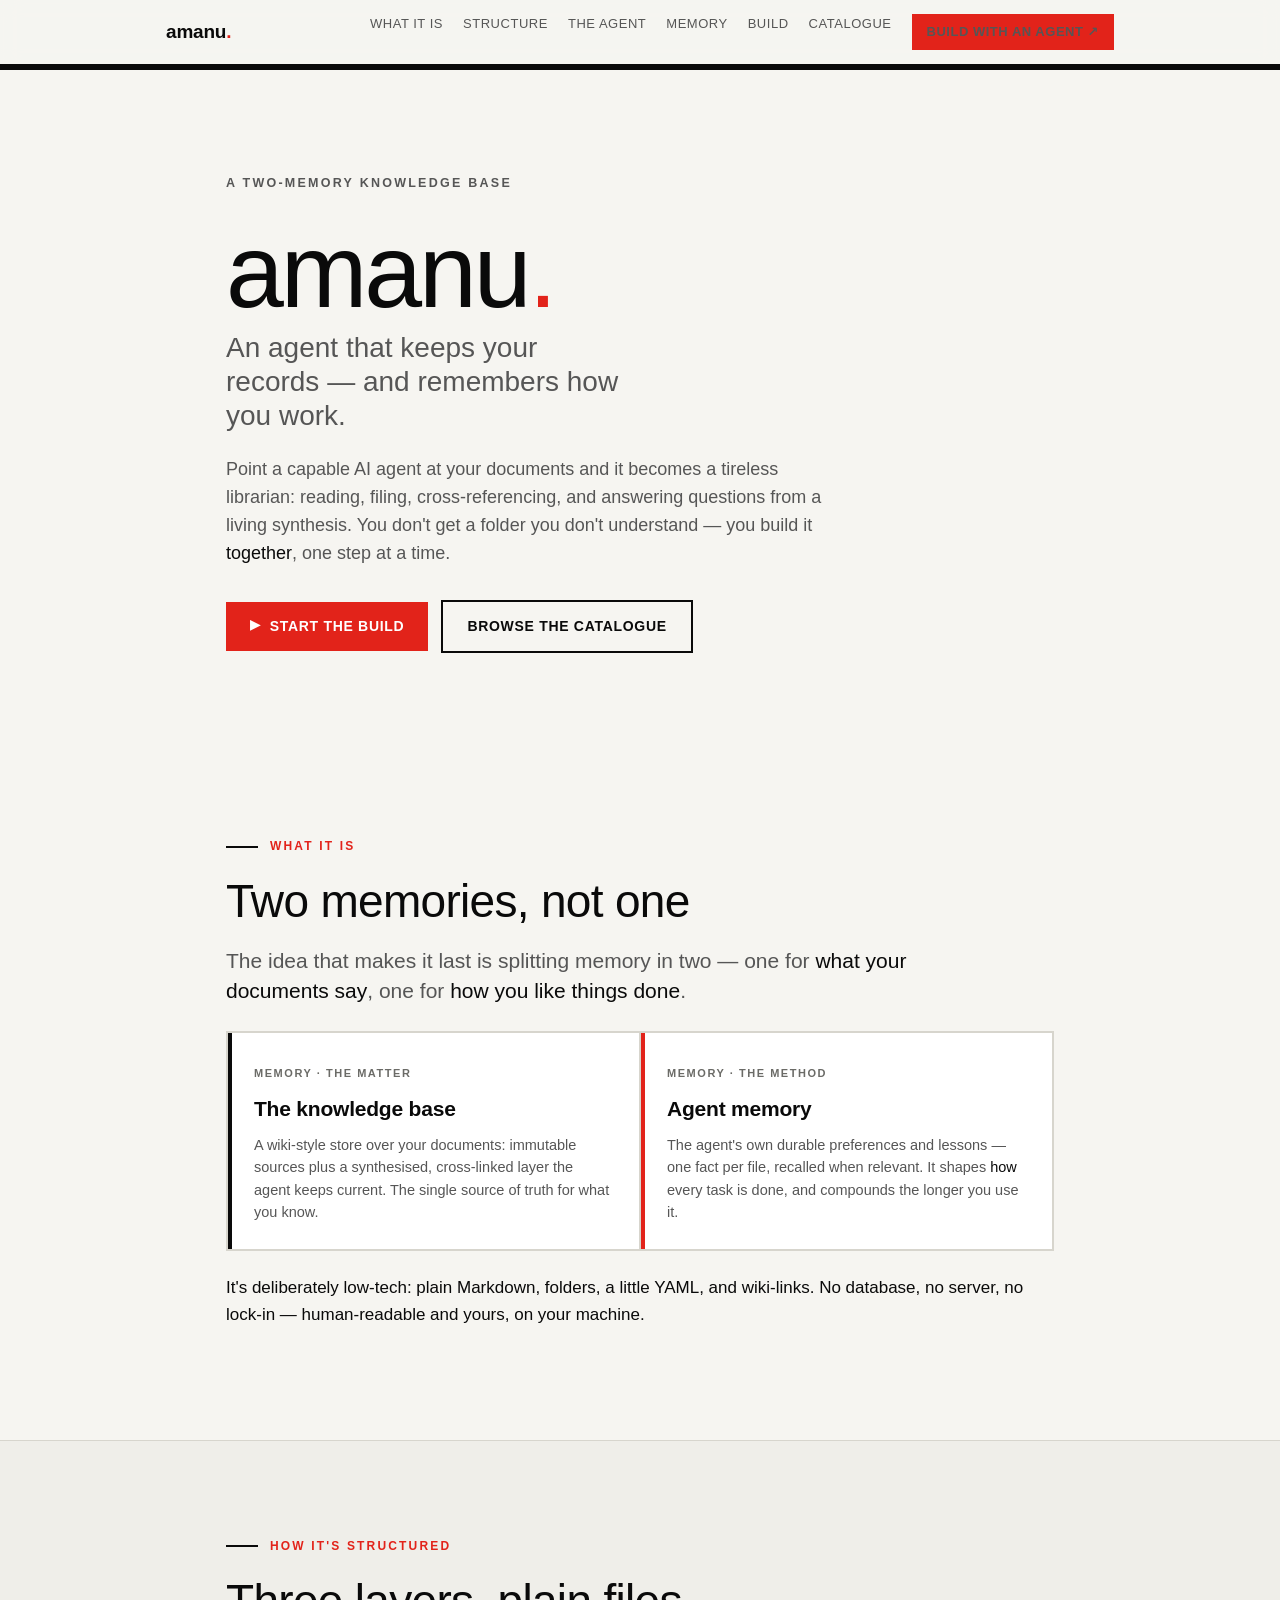
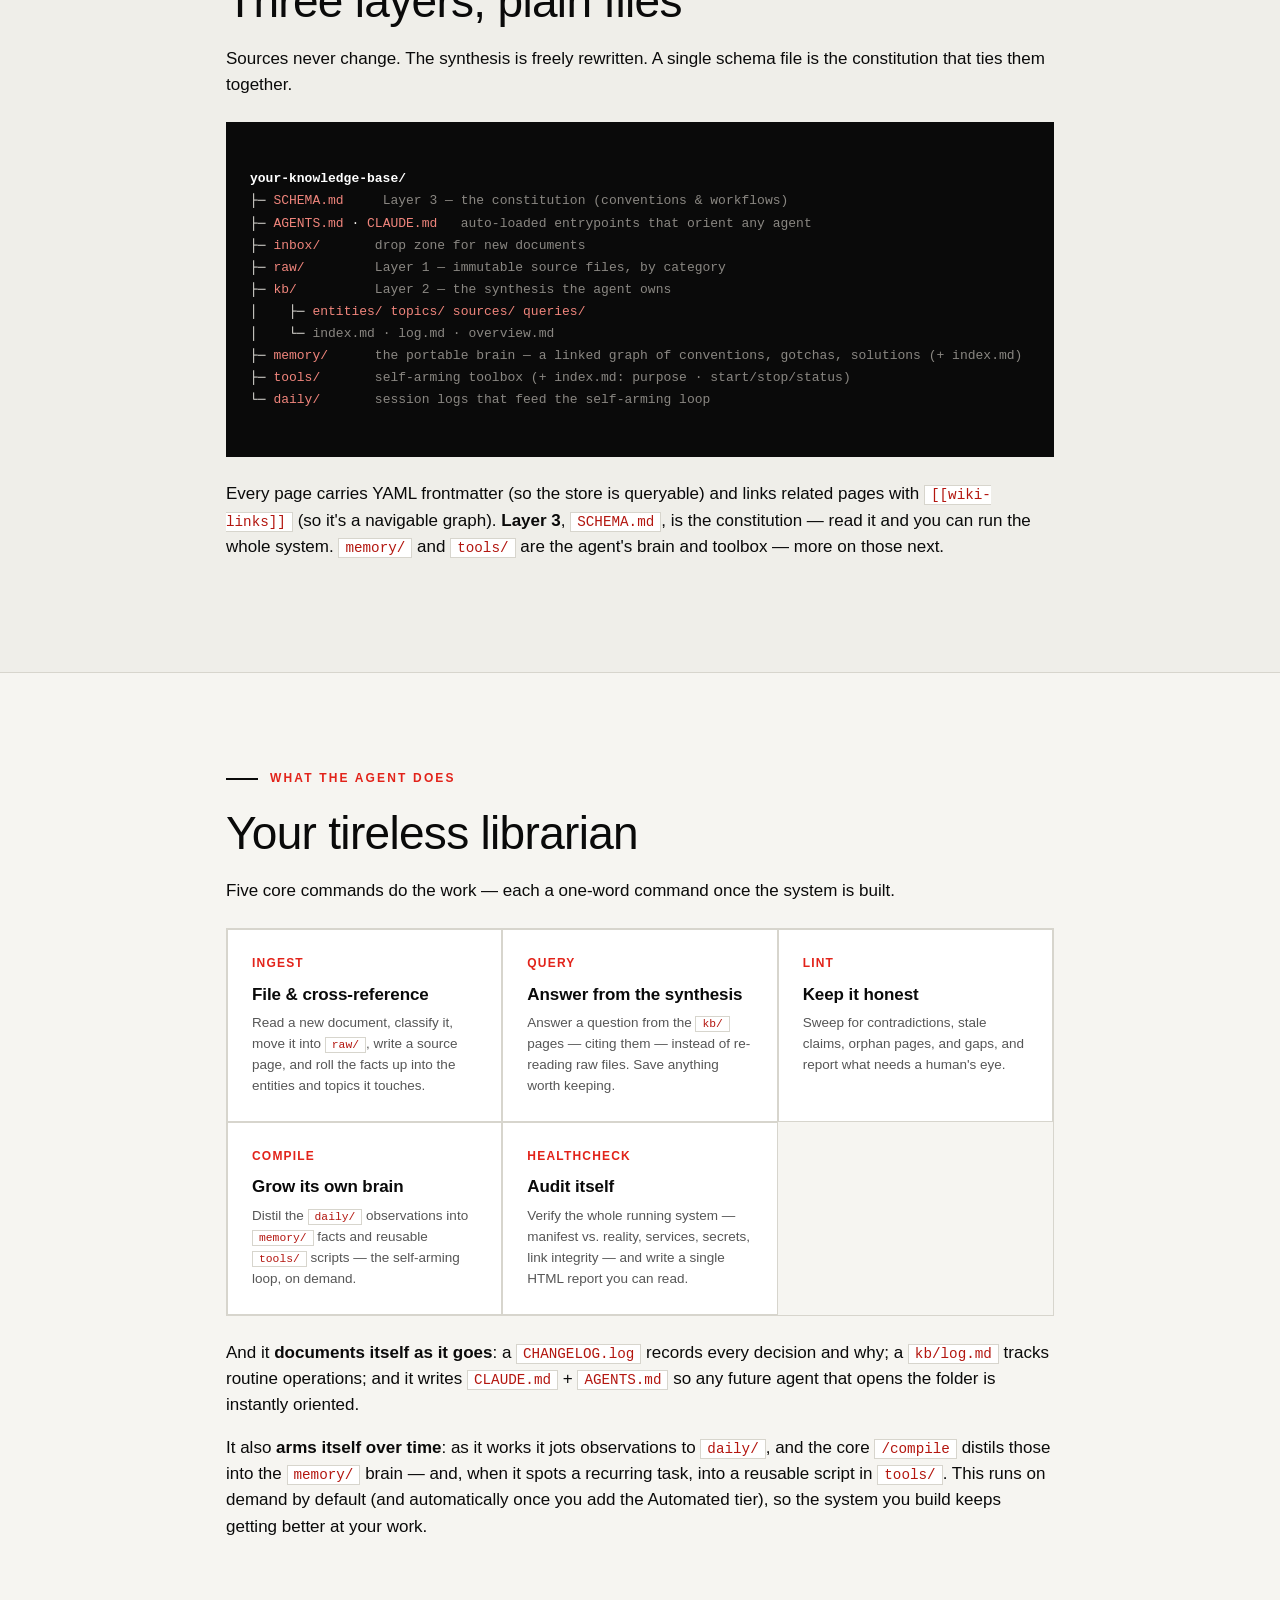
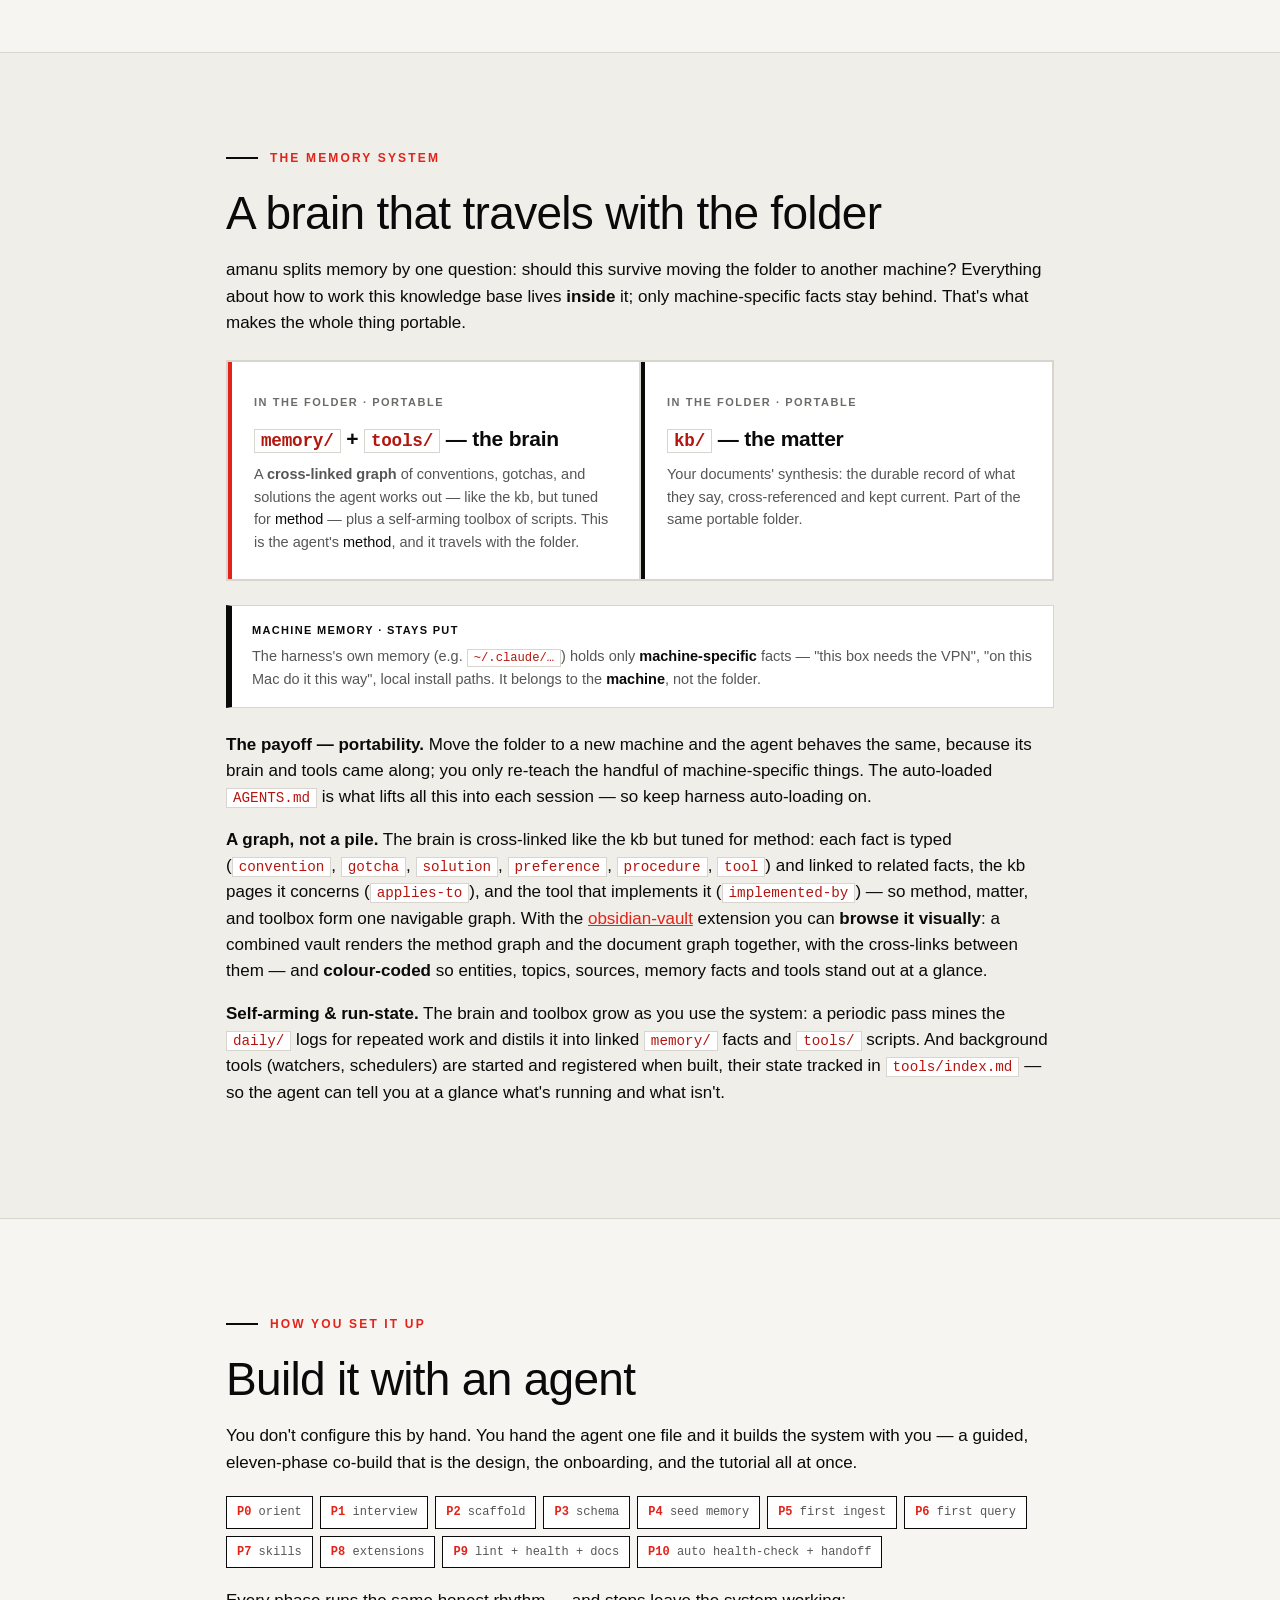
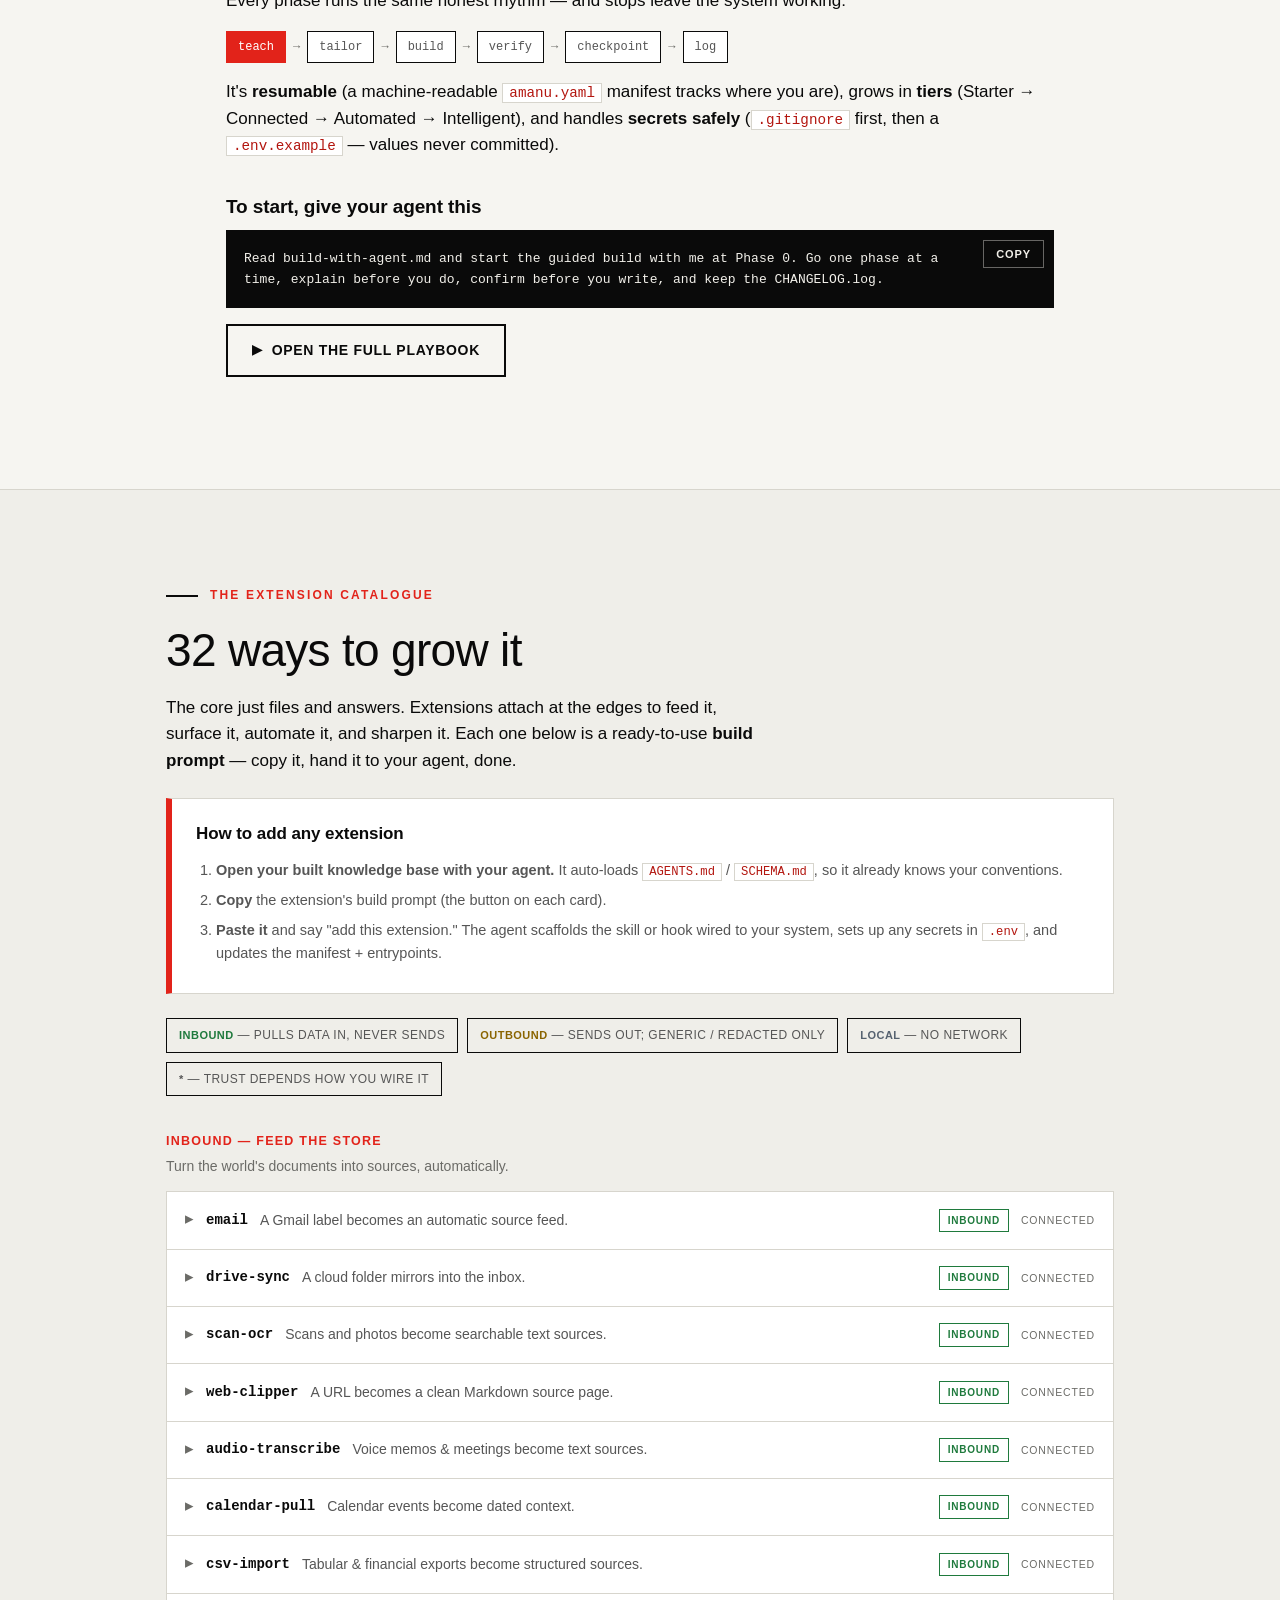
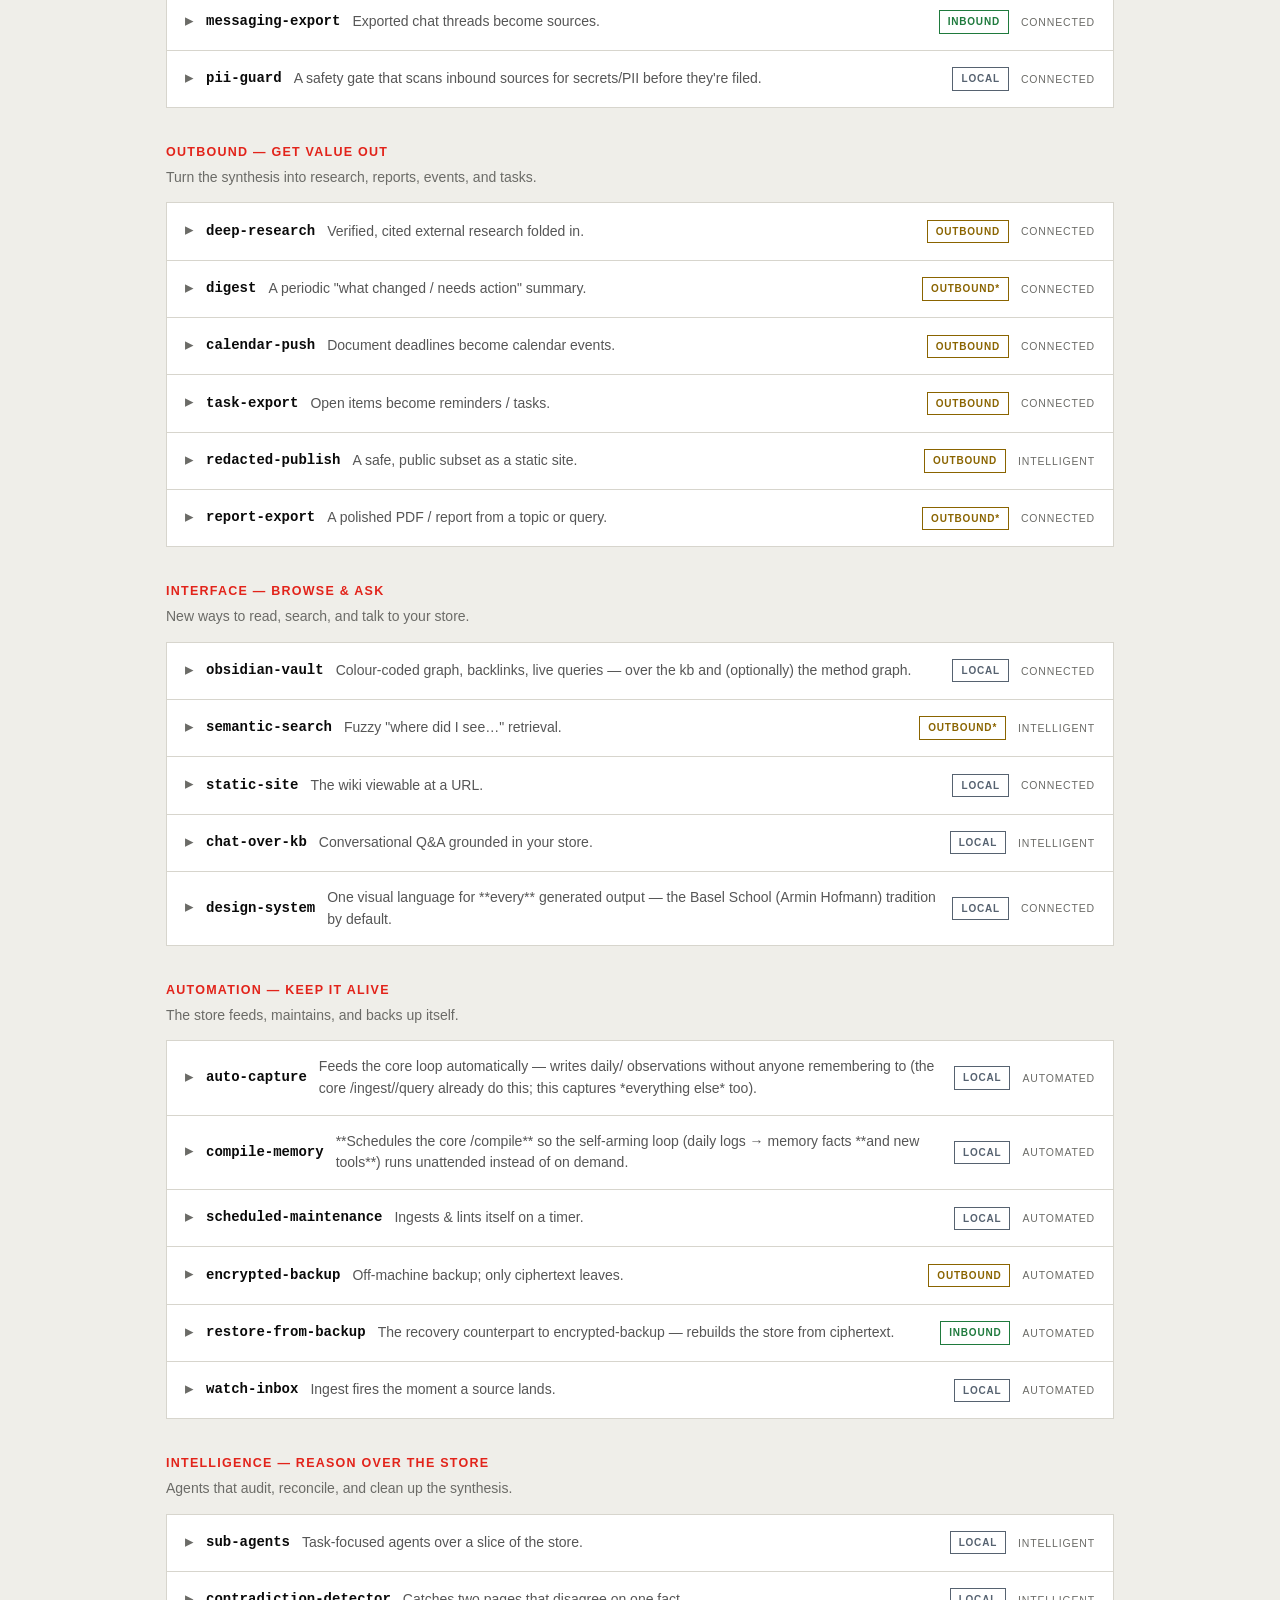
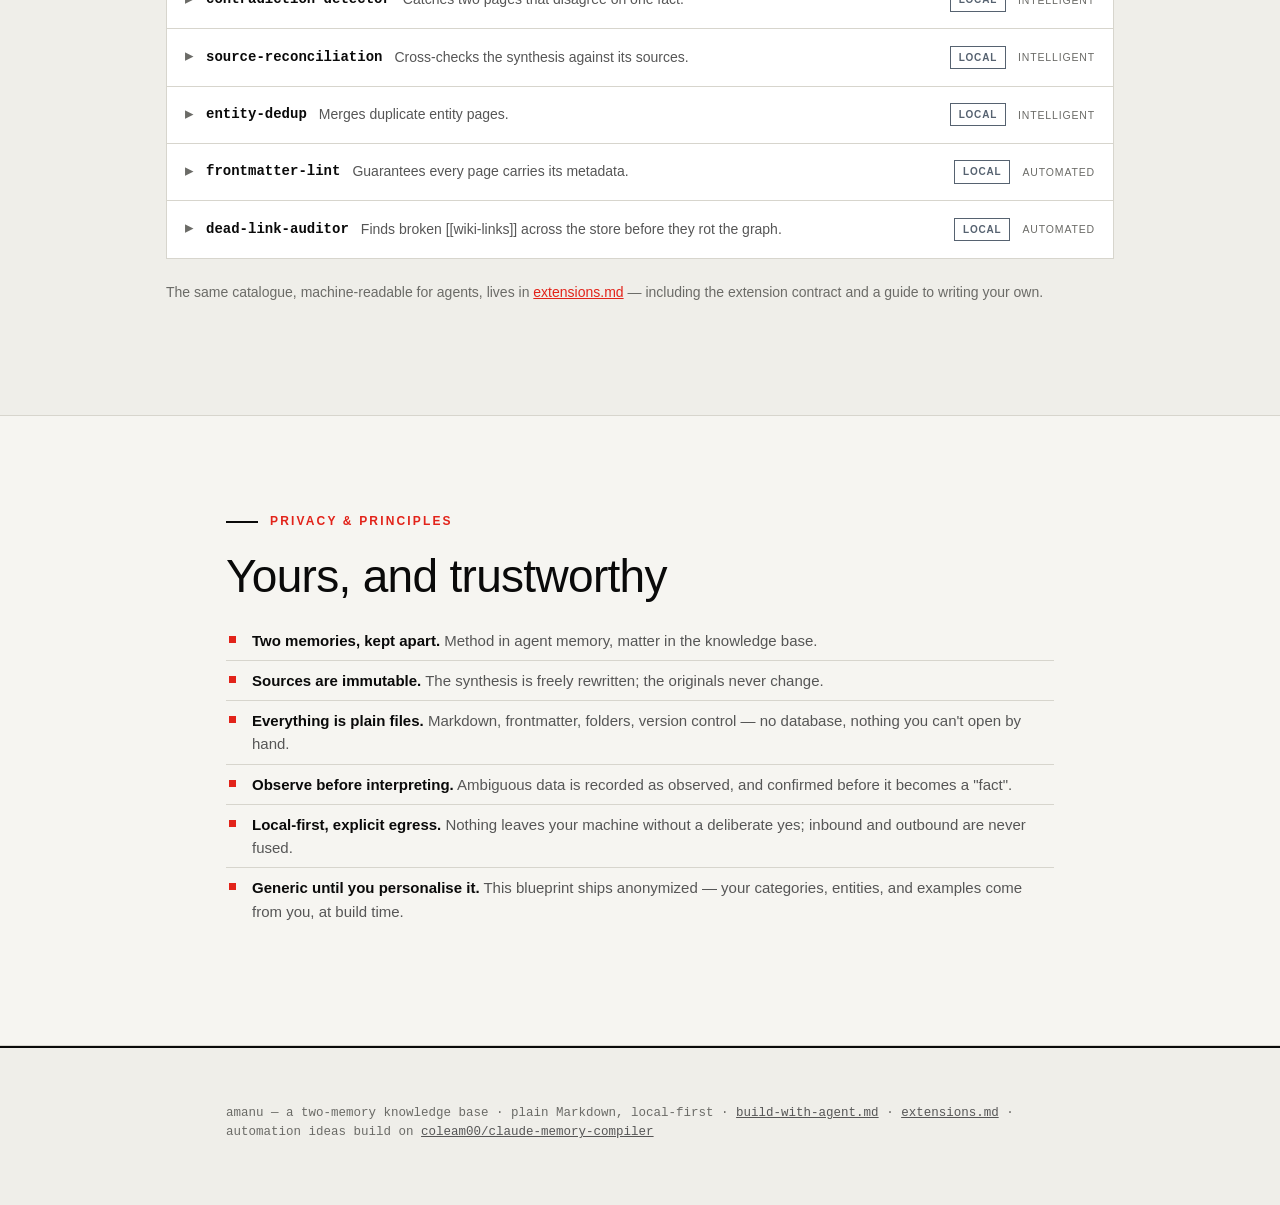
<file: index.html>
<!DOCTYPE html>
<html lang="en">
<head>
<meta charset="utf-8">
<meta http-equiv="refresh" content="0; url=knowledge-base-architecture.html">
<link rel="canonical" href="knowledge-base-architecture.html">
<meta name="description" content="amanu — point an AI agent at this repo and it builds a living, cross-referenced knowledge base over your documents, with you, step by step. Local-first, self-arming memory, 32 extensions.">
<title>amanu — redirecting to the overview…</title>
</head>
<body style="font-family:-apple-system,BlinkMacSystemFont,'Segoe UI',Roboto,sans-serif;background:#f5f4f1;color:#1a1c1f;display:flex;min-height:100vh;align-items:center;justify-content:center;margin:0">
  <p>Redirecting to the <a href="knowledge-base-architecture.html">amanu overview</a>…</p>
</body>
</html>
</file>
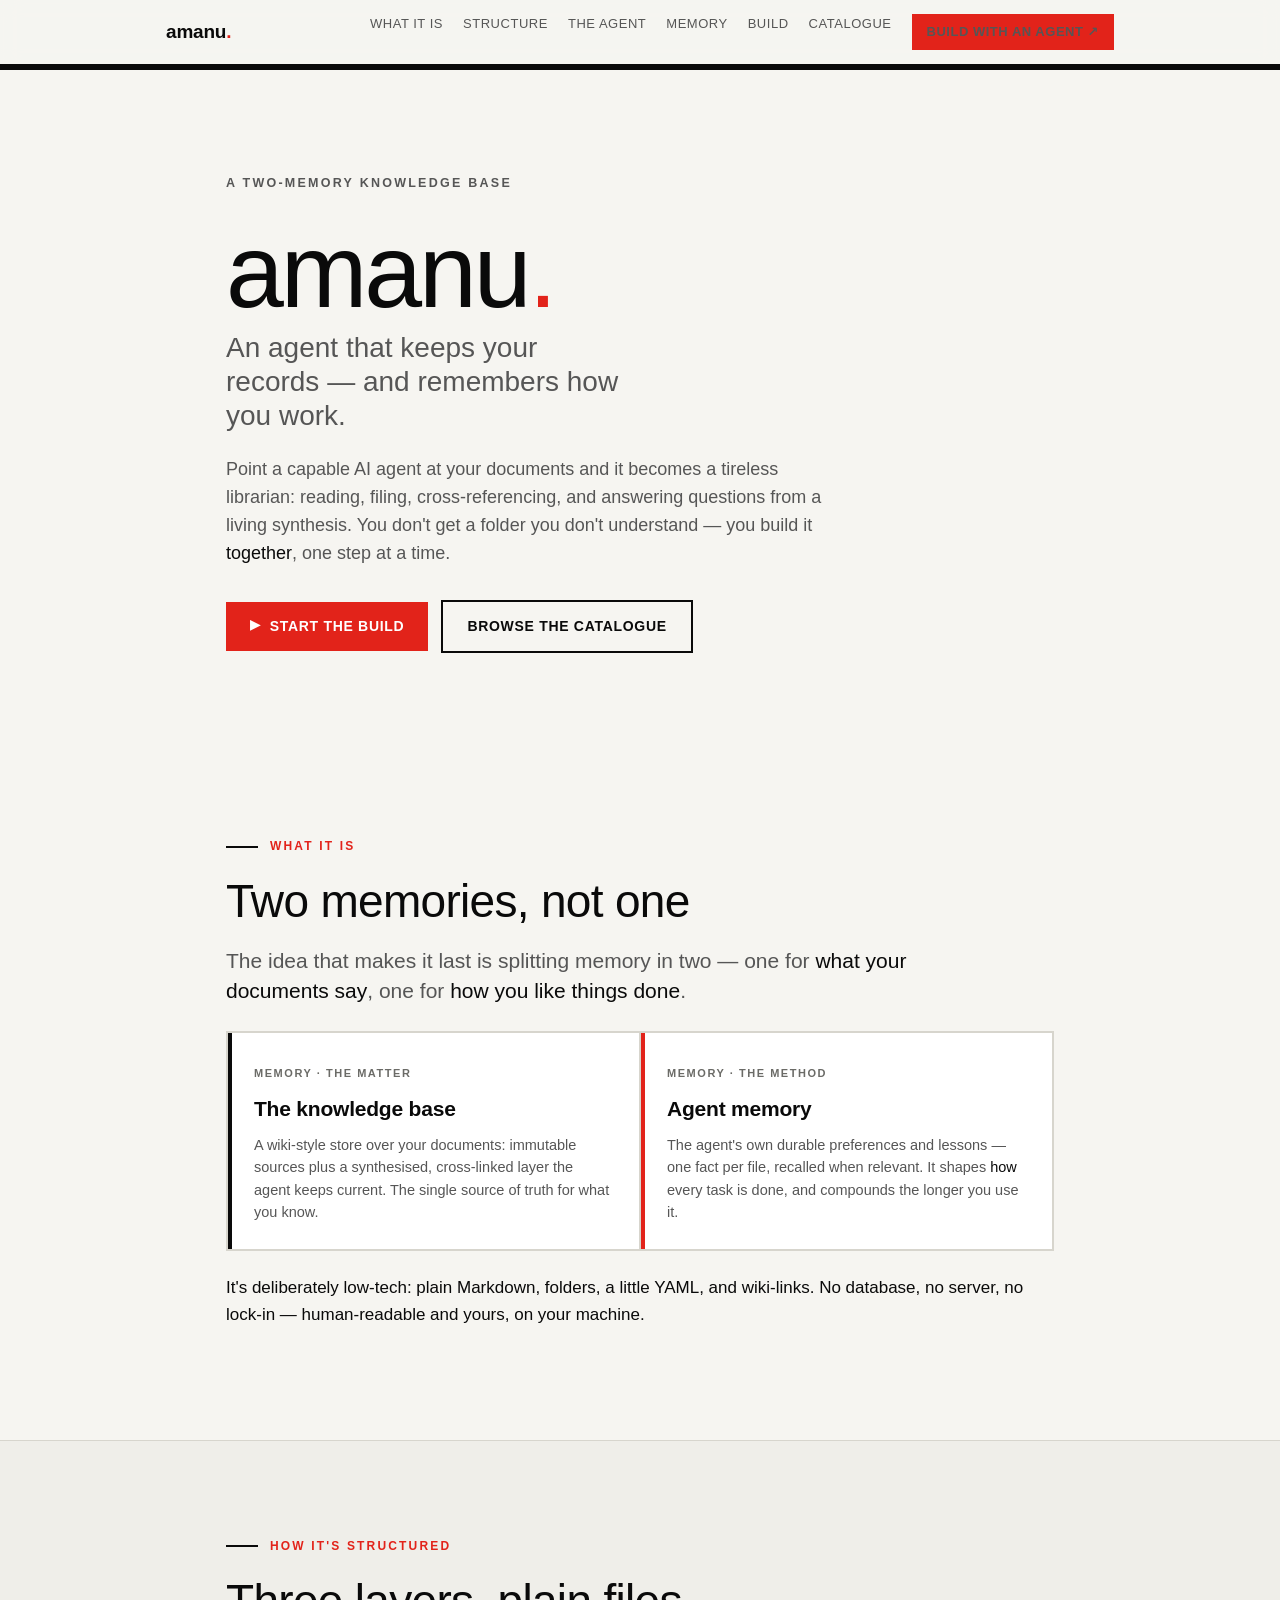
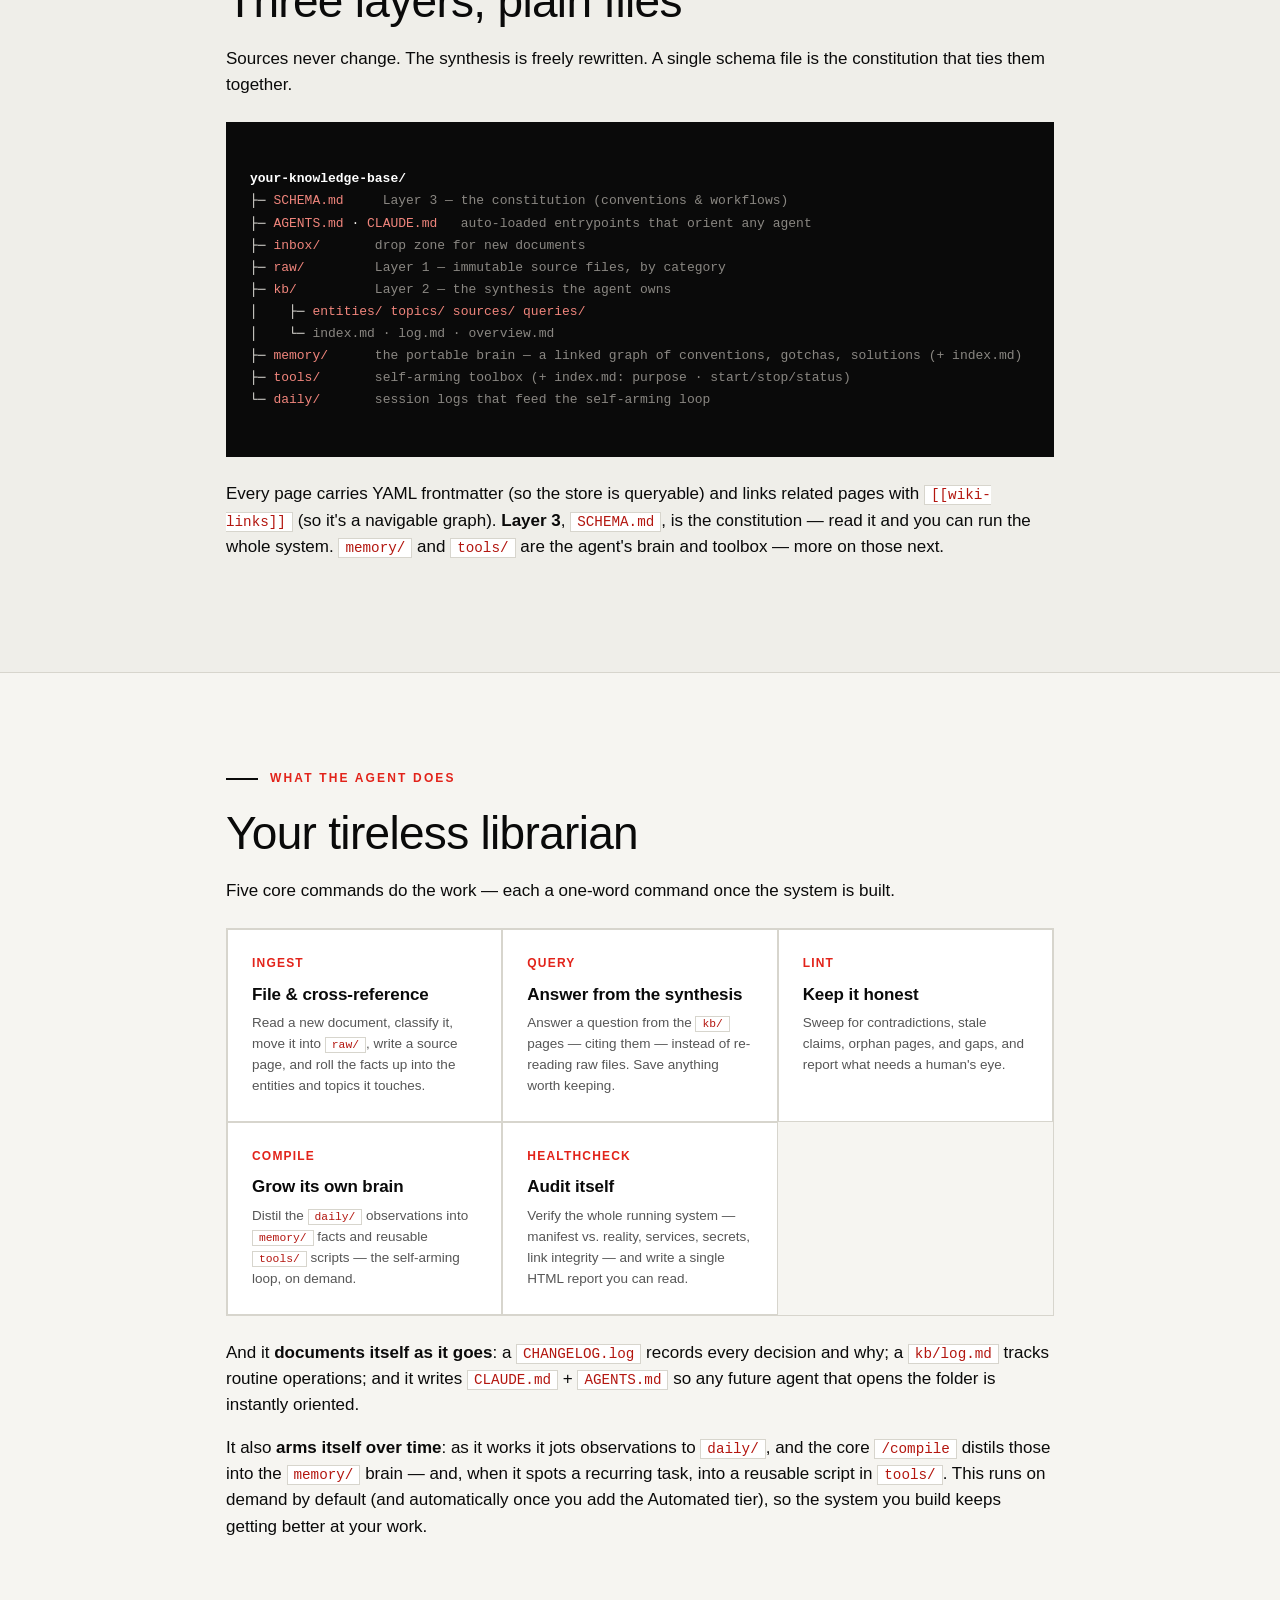
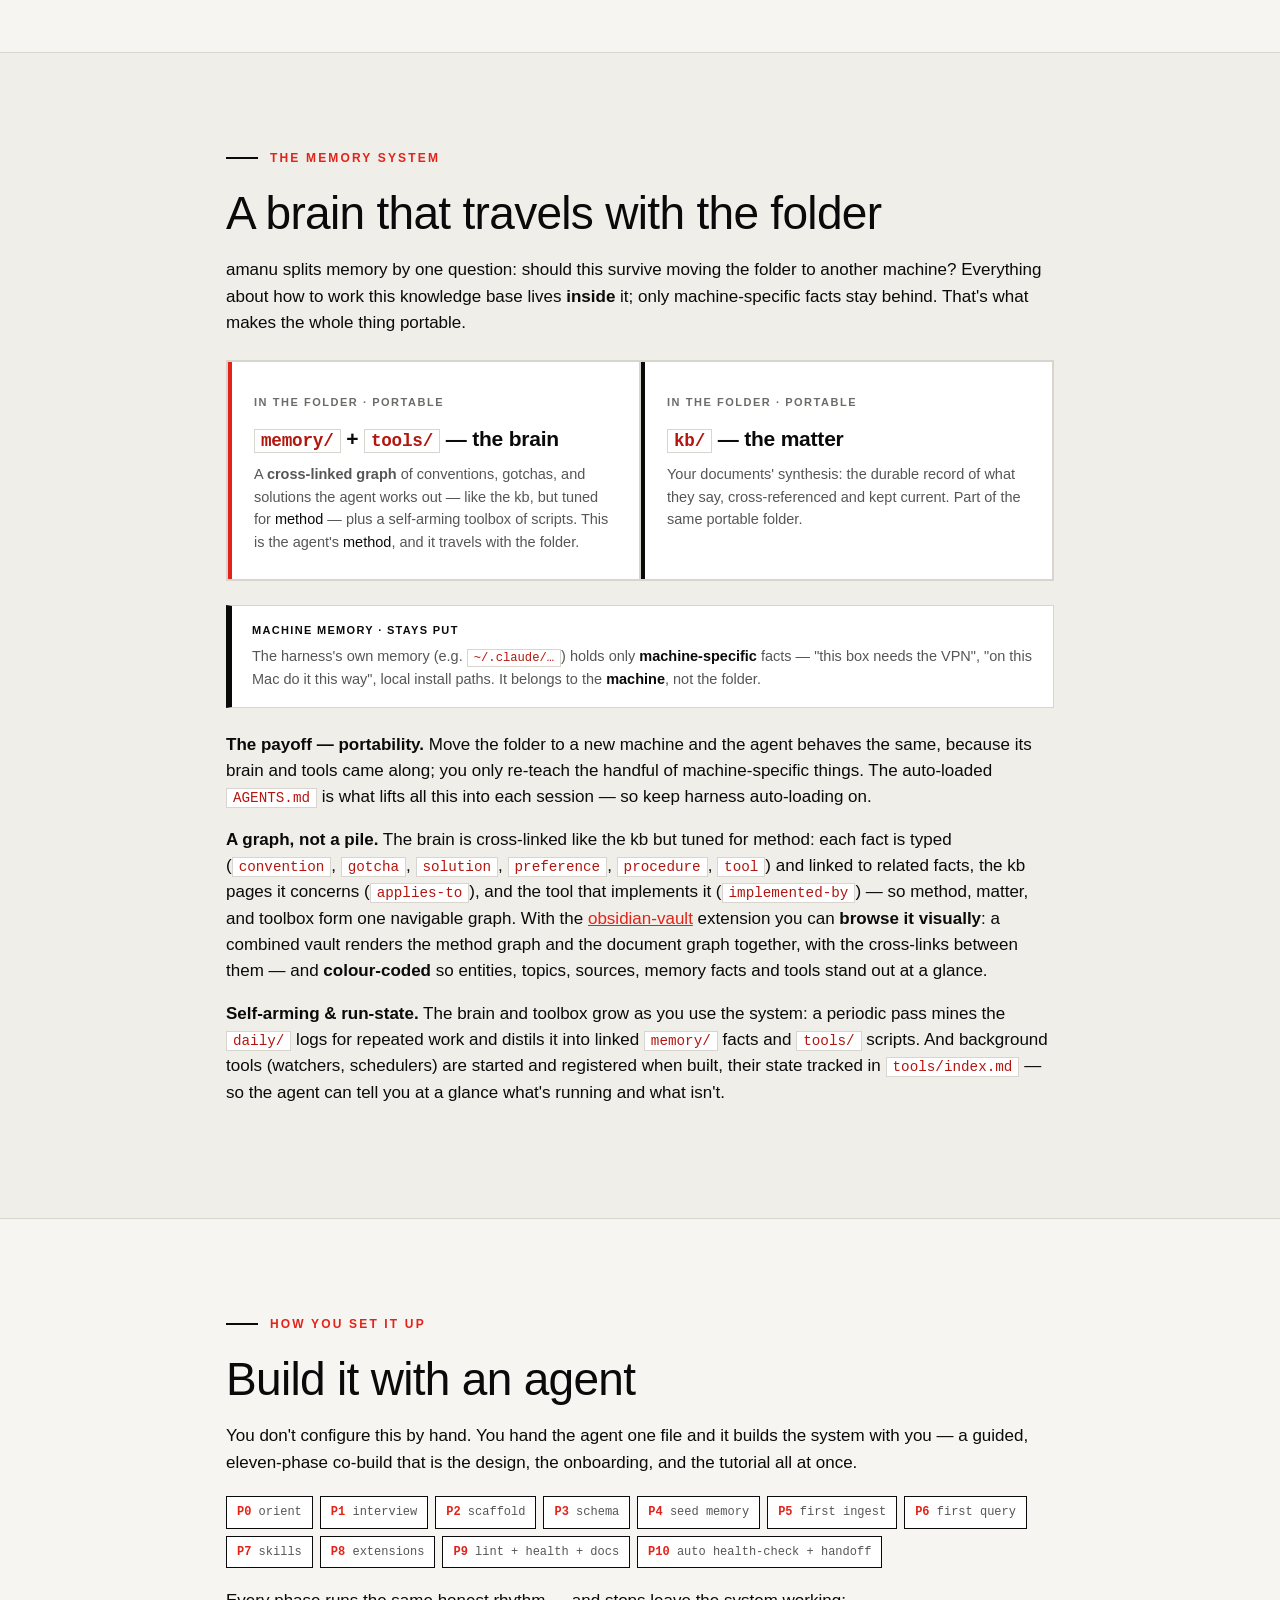
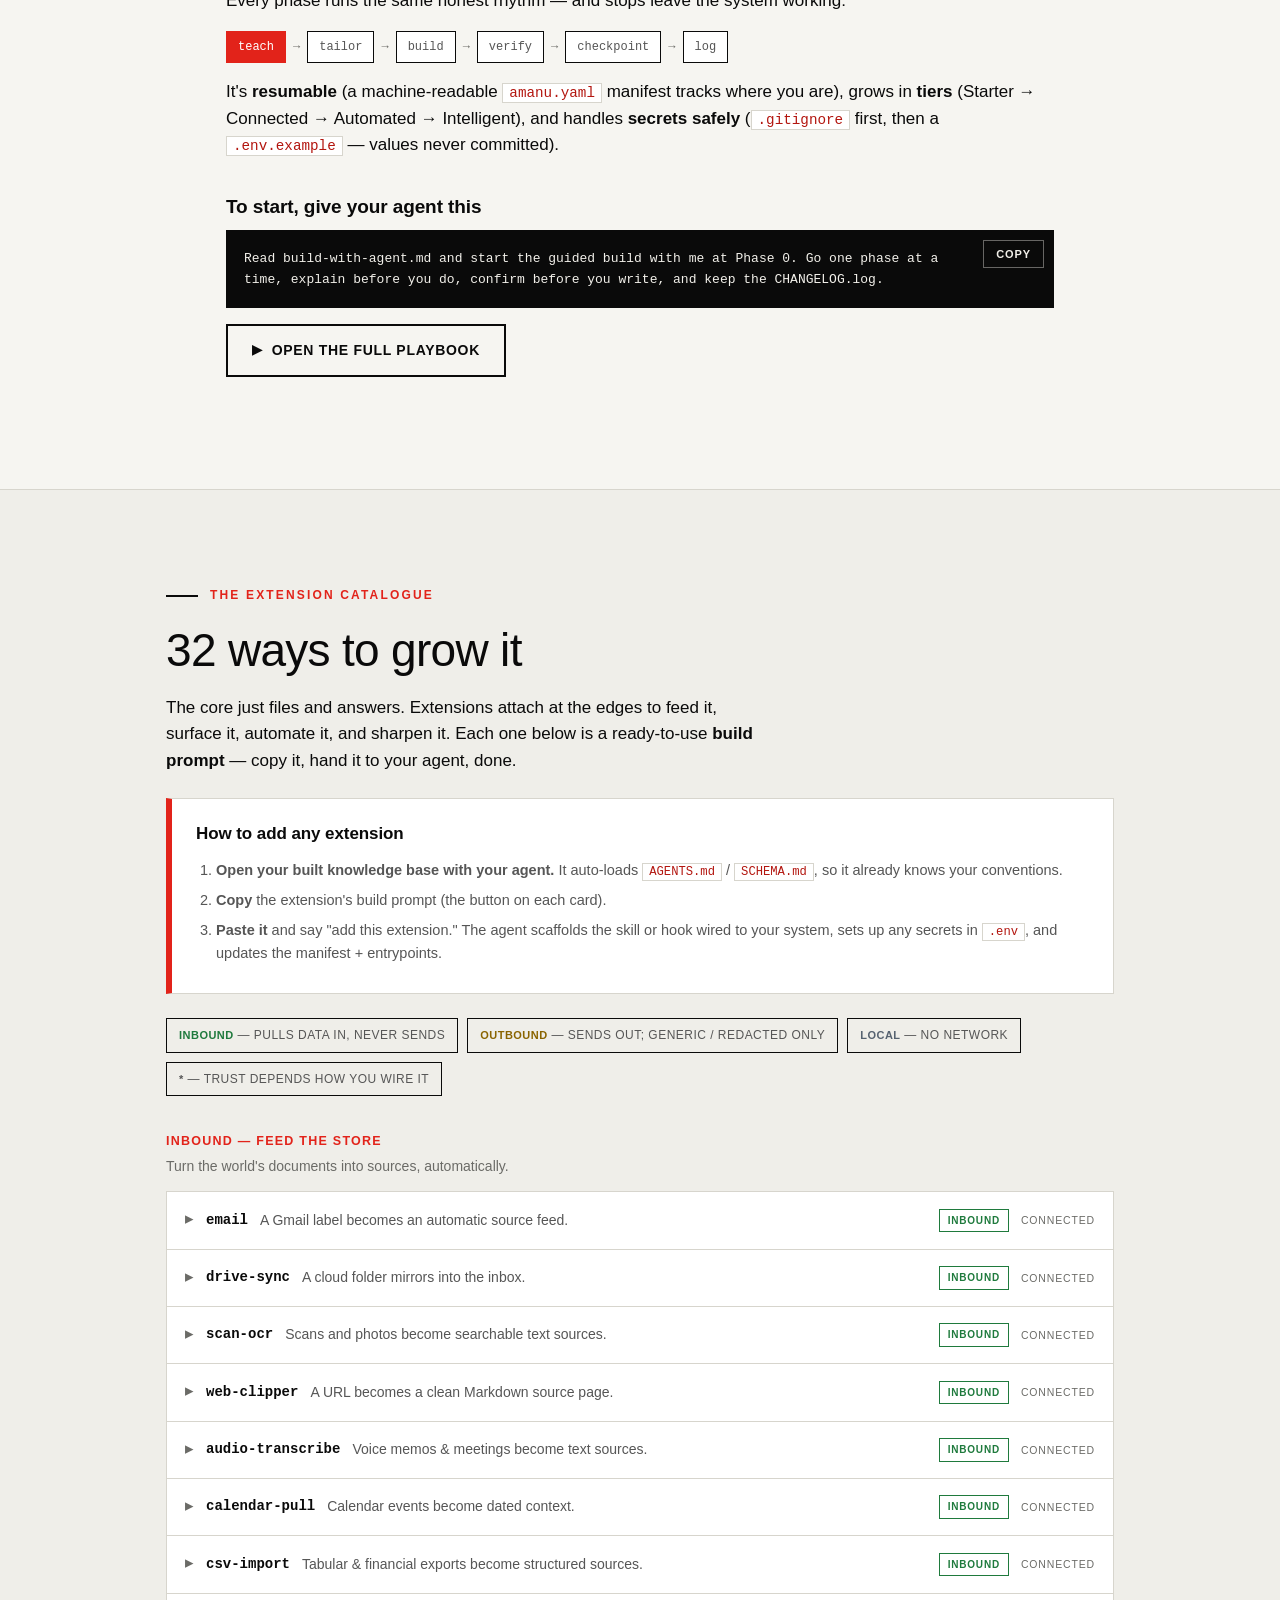
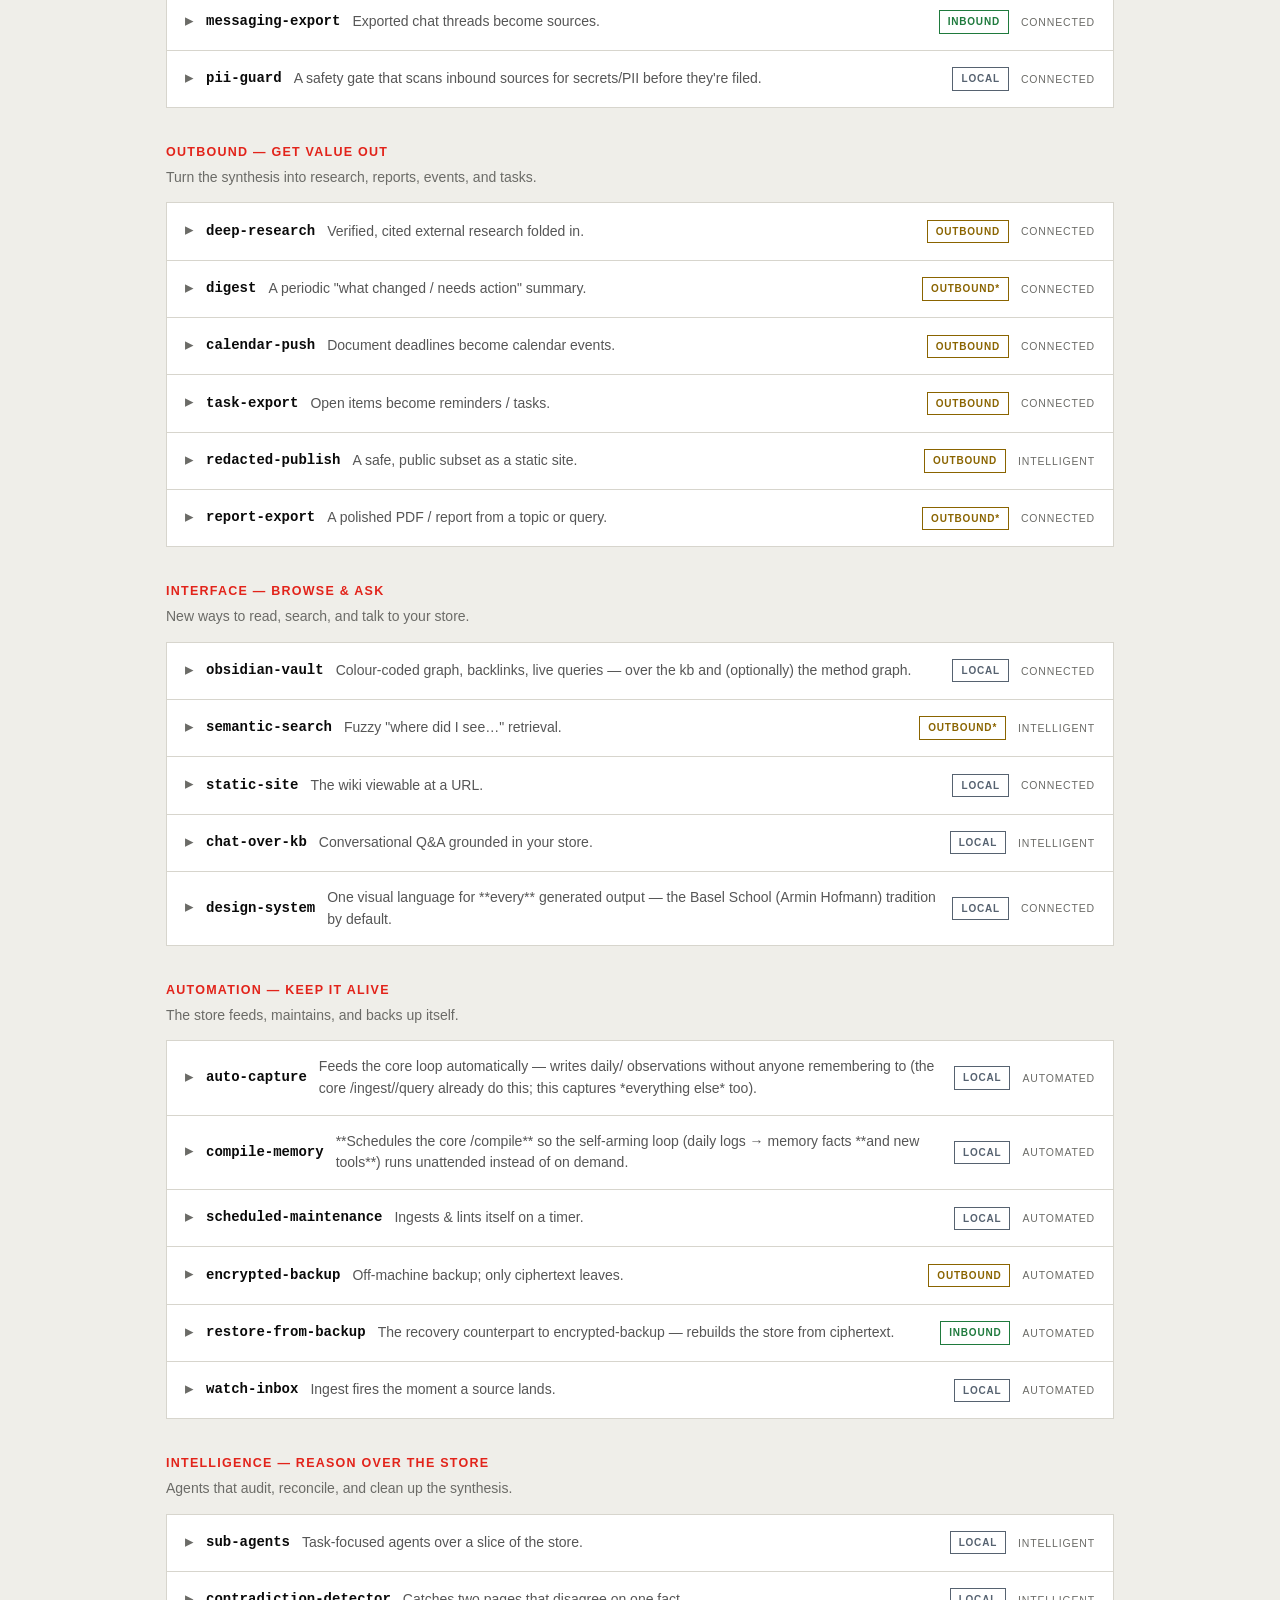
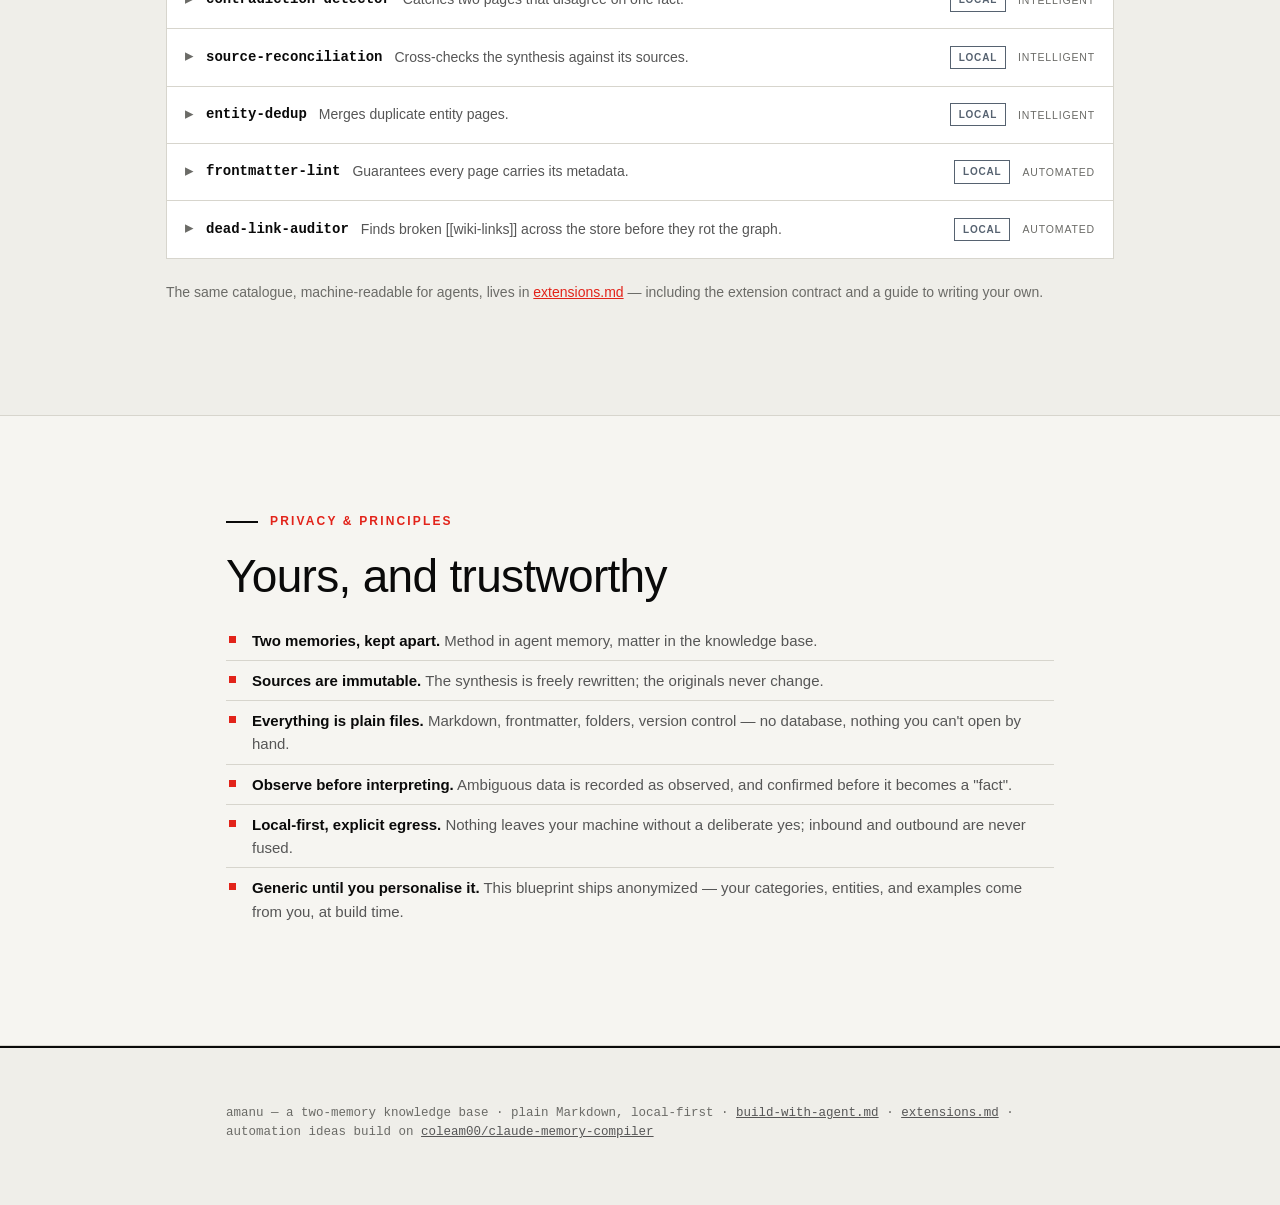
<file: knowledge-base-architecture.html>
<!DOCTYPE html>
<html lang="en">
<head>
<meta charset="utf-8">
<meta name="viewport" content="width=device-width, initial-scale=1">
<title>amanu — a knowledge base an agent builds with you</title>
<meta name="description" content="Point an AI agent at this repo and it builds a living, cross-referenced knowledge base over your documents — with you, step by step. Local-first plain Markdown, a portable agent memory that self-arms, five core skills (ingest · query · lint · compile · healthcheck) and 32 extensions across five tiers.">
<meta name="theme-color" content="#e2231a">
<meta name="color-scheme" content="light dark">
<!-- Open Graph / social -->
<meta property="og:type" content="website">
<meta property="og:url" content="https://joelgsponer.github.io/amanu/">
<meta property="og:title" content="amanu — a knowledge base an agent builds with you">
<meta property="og:description" content="An AI agent maintains a living, cross-referenced knowledge base over your documents — and remembers how you like to work. Local-first, plain Markdown, self-arming memory, 32 extensions.">
<meta name="twitter:card" content="summary">
<meta name="twitter:title" content="amanu — a knowledge base an agent builds with you">
<meta name="twitter:description" content="An AI agent maintains a living, cross-referenced knowledge base over your documents — and remembers how you like to work. Local-first, self-arming, 32 extensions.">
<style>
  /* ===========================================================================
     Basel School / Armin Hofmann — this page dogfoods amanu's own design system
     (see templates/design/). Grotesque type, black-&-white + one structural red,
     point·line·plane via rule weights, contrast (light display vs bold tracked
     labels), economy of means (no radius, no shadow, no gradient), activated
     white space. Self-contained, no external assets (local-first).
     =========================================================================== */
  :root{
    --bg:#f6f5f1;            /* restrained near-white */
    --bg-alt:#efeee9;        /* deeper band */
    --panel:#ffffff;
    --ink:#0a0a0a;           /* near-black */
    --ink-soft:#565656;
    --ink-faint:#6b6b67;     /* darkened for WCAG AA on small text (~4.6:1 on --bg) */
    --rule:#d7d5cd;          /* hairline (line) */
    --rule-strong:#0a0a0a;   /* structural edge / plane (ink) */
    --accent:#e2231a;        /* the single Basel red — structural, never decorative */
    --accent-deep:#b3160f;
    --gold:#0a0a0a;          /* no second accent in Basel — collapses to ink */
    --in:#1f7a3d;            /* inbound  (functional trust coding) */
    --in-bg:#eaf2ec;
    --out:#8a6400;           /* outbound */
    --out-bg:#f4eedd;
    --loc:#566270;           /* local    */
    --loc-bg:#e6e8ea;
    --ink-rev:#f6f5f1;
    --serif:"Helvetica Neue","Helvetica","Inter",Arial,system-ui,sans-serif;   /* display = same grotesque */
    --sans:"Helvetica Neue","Helvetica","Inter",Arial,system-ui,sans-serif;
    --mono:"SF Mono",ui-monospace,"Cascadia Mono","Roboto Mono",Menlo,Consolas,monospace;
    --shadow:none;
  }
  /* Dark mode — dogfoods templates/design/tokens.css dark block. */
  @media (prefers-color-scheme: dark){
    :root{
      --bg:#0c0c0b; --bg-alt:#141310; --panel:#161513;
      --ink:#f2f0ea; --ink-soft:#a6a39b; --ink-faint:#9a978f;
      --rule:#2c2b27; --rule-strong:#f2f0ea; --gold:#f2f0ea;
      --in:#5fcf83; --out:#d9ab3c; --loc:#8fa0b3; --ink-rev:#0c0c0b;
    }
    nav.bar{background:rgba(12,12,11,.9)}
    code{color:#f0857c}
    .tree,.prompt pre{border:1px solid var(--rule)}   /* delineate near-black blocks on the dark page */
    ::selection{background:#5a1512}
  }
  *{box-sizing:border-box}
  html{scroll-behavior:smooth}
  body{margin:0;background:var(--bg);color:var(--ink);font-family:var(--sans);font-size:17px;line-height:1.55;-webkit-font-smoothing:antialiased}
  .wrap{max-width:880px;margin:0 auto;padding:0 26px}
  .wrap-wide{max-width:1000px;margin:0 auto;padding:0 26px}
  a{color:var(--accent)}
  ::selection{background:#f6cfcc}

  /* ---------- sticky nav ---------- */
  nav.bar{position:sticky;top:0;z-index:50;background:rgba(246,245,241,.9);backdrop-filter:blur(10px);border-bottom:2px solid var(--ink)}
  nav.bar .row{max-width:1000px;margin:0 auto;padding:14px 26px;display:flex;align-items:center;gap:20px}
  nav.bar .mark{font-family:var(--sans);font-weight:700;font-size:19px;letter-spacing:-.01em}
  nav.bar .mark .dot{color:var(--accent)}
  nav.bar .links{display:flex;gap:20px;margin-left:auto;flex-wrap:wrap}
  nav.bar .links a{color:var(--ink-soft);text-decoration:none;font-size:13px;letter-spacing:.04em;text-transform:uppercase}
  nav.bar .links a:hover{color:var(--accent)}
  nav.bar .cta{background:var(--accent);color:#fff;text-decoration:none;font-size:12.5px;font-weight:700;letter-spacing:.06em;text-transform:uppercase;padding:8px 15px;border-radius:0;white-space:nowrap}
  @media(max-width:760px){nav.bar .links a:not(.cta){display:none}}

  /* ---------- bands ---------- */
  .band{padding:96px 0;border-bottom:1px solid var(--rule)}
  .band.alt{background:var(--bg-alt)}
  .kicker{font-family:var(--sans);font-size:12px;letter-spacing:.18em;text-transform:uppercase;color:var(--accent);font-weight:700;margin:0 0 22px;display:flex;align-items:center;gap:12px}
  .kicker::before{content:"";width:32px;height:2px;background:var(--ink)}  /* line element */
  h2{font-family:var(--sans);font-weight:300;font-size:clamp(30px,4.4vw,46px);line-height:1.04;letter-spacing:-.015em;margin:0 0 20px}
  h3{font-size:19px;font-weight:700;letter-spacing:-.005em;margin:34px 0 8px}
  p{margin:0 0 16px}
  .lead{font-size:21px;font-family:var(--sans);font-weight:400;color:var(--ink-soft);max-width:64ch;line-height:1.45}
  strong{font-weight:700}
  em{font-style:normal;font-weight:500;color:var(--ink)}  /* emphasis by weight, not slant */
  code{font-family:var(--mono);font-size:.84em;background:var(--panel);border:1px solid var(--rule);border-radius:0;padding:1px 6px;color:var(--accent-deep)}

  /* ---------- hero ---------- */
  header.hero{padding:104px 0 88px;background:var(--bg);border-top:4px solid var(--ink)}  /* plane */
  .hero .tag{font-family:var(--sans);font-size:12.5px;letter-spacing:.18em;text-transform:uppercase;color:var(--ink-soft);font-weight:700;margin:0 0 28px}
  .hero h1{font-family:var(--sans);font-weight:300;font-size:clamp(52px,9vw,104px);line-height:.96;letter-spacing:-.03em;margin:0 0 10px}
  .hero h1 .dot{color:var(--accent)}
  .hero .sub{font-family:var(--sans);font-weight:400;font-size:clamp(20px,3vw,28px);color:var(--ink-soft);margin:0 0 24px;max-width:26ch;line-height:1.2}
  .hero p.blurb{font-size:18px;max-width:60ch;color:var(--ink-soft);margin:0 0 32px}
  .btns{display:flex;flex-wrap:wrap;gap:13px;align-items:center}
  .btn{display:inline-flex;align-items:center;gap:9px;text-decoration:none;font-weight:700;font-size:14px;letter-spacing:.05em;text-transform:uppercase;padding:14px 24px;border-radius:0;box-shadow:none}
  .btn.primary{background:var(--accent);color:#fff}
  .btn.primary:hover{background:var(--accent-deep)}
  .btn.ghost{background:transparent;color:var(--ink);border:2px solid var(--ink)}
  .btn.ghost:hover{background:var(--ink);color:var(--bg)}
  .btn .arw{font-family:var(--mono);font-size:13px}

  /* ---------- folder tree ---------- */
  .tree{font-family:var(--mono);font-size:13px;line-height:1.7;background:#0a0a0a;color:#f2f0ea;border-radius:0;padding:24px 24px;overflow-x:auto;box-shadow:none;margin:24px 0;white-space:pre;tab-size:2}
  .tree .d{color:#f0857c}.tree .c{color:#8a8782}.tree .root{color:#fff;font-weight:700}

  /* ---------- two-up cards ---------- */
  .duo{display:grid;grid-template-columns:1fr 1fr;gap:0;margin:24px 0;border:1px solid var(--rule)}
  .card{background:var(--panel);border:1px solid var(--rule);border-radius:0;padding:26px;box-shadow:none;position:relative;overflow:hidden}
  .card::before{content:"";position:absolute;inset:0 auto 0 0;width:4px;background:var(--ink)}  /* plane edge */
  .card.b::before{background:var(--accent)}
  .card .lbl{font-family:var(--sans);font-size:11px;letter-spacing:.14em;text-transform:uppercase;color:var(--ink-faint);font-weight:700}
  .card h4{font-family:var(--sans);font-size:21px;margin:8px 0 8px;font-weight:700;letter-spacing:-.01em}
  .card p{font-size:14.5px;color:var(--ink-soft);margin:0}
  .callout{border:1px solid var(--rule);border-left:6px solid var(--ink);background:var(--panel);border-radius:0;padding:16px 20px;margin:24px 0;font-size:14.5px;color:var(--ink-soft)}
  .callout b{color:var(--ink)}
  .callout .lbl{font-family:var(--sans);font-size:11px;letter-spacing:.12em;text-transform:uppercase;color:var(--ink);font-weight:700;display:block;margin-bottom:6px}

  /* ---------- what the agent does: trio ---------- */
  .trio{display:grid;grid-template-columns:repeat(3,1fr);gap:0;margin:24px 0;border:1px solid var(--rule)}
  .do{background:var(--panel);border:1px solid var(--rule);border-radius:0;padding:24px;box-shadow:none}
  .do .n{font-family:var(--sans);font-size:12px;color:var(--accent);font-weight:700;letter-spacing:.1em;text-transform:uppercase}
  .do h4{font-size:17px;margin:9px 0 5px;font-weight:700;letter-spacing:-.005em}
  .do p{font-size:13.5px;color:var(--ink-soft);margin:0}

  /* ---------- memory flow ---------- */
  .memflow{display:grid;grid-template-columns:1fr auto 1fr;align-items:center;gap:18px;margin:24px 0}
  .memflow .mid{font-family:var(--mono);font-size:12px;color:var(--ink-faint);text-align:center;line-height:1.6}
  @media(max-width:680px){.memflow{grid-template-columns:1fr}.memflow .mid{transform:rotate(90deg)}}

  /* ---------- phase chips + loop ---------- */
  .chips{display:flex;flex-wrap:wrap;gap:7px;margin:20px 0}
  .chip{font-family:var(--mono);font-size:12px;background:var(--panel);border:1px solid var(--rule-strong);border-radius:0;padding:6px 10px;color:var(--ink-soft)}
  .chip b{color:var(--accent);font-weight:700}
  .loop{display:flex;flex-wrap:wrap;gap:7px;align-items:center;margin:16px 0;font-family:var(--mono);font-size:12px}
  .loop .b{background:var(--panel);border:1px solid var(--rule-strong);border-radius:0;padding:6px 11px;color:var(--ink-soft)}
  .loop .b.hl{background:var(--accent);color:#fff;border-color:var(--accent)}
  .loop .ar{color:var(--ink-faint)}

  /* ---------- copyable code blocks ---------- */
  .prompt{position:relative;margin:0}
  .prompt pre{font-family:var(--mono);font-size:13px;line-height:1.62;background:#0a0a0a;color:#f2f0ea;border-radius:0;padding:18px 18px;padding-right:104px;overflow-x:auto;margin:0;white-space:pre-wrap}
  .prompt pre code{background:none;border:none;color:inherit;padding:0;font-size:inherit}
  .copy{position:absolute;top:10px;right:10px;font-family:var(--sans);font-size:11px;font-weight:700;letter-spacing:.08em;text-transform:uppercase;background:transparent;color:#f2f0ea;border:1px solid rgba(242,240,234,.4);border-radius:0;padding:7px 12px;cursor:pointer;transition:background .12s}
  .copy:hover{background:rgba(242,240,234,.16)}
  .copy.done{background:var(--accent);border-color:var(--accent);color:#fff}
  .startline .prompt pre{padding-right:112px}

  /* ---------- catalogue ---------- */
  .usage{background:var(--panel);border:1px solid var(--rule);border-left:6px solid var(--accent);border-radius:0;padding:22px 24px;margin:24px 0;box-shadow:none}
  .usage h3{margin:0 0 12px;font-size:17px;font-weight:700}
  .usage ol{margin:0;padding-left:20px}
  .usage li{font-size:14.5px;color:var(--ink-soft);margin:7px 0}
  .legend{display:flex;flex-wrap:wrap;gap:9px;margin:20px 0}
  .legend .t{font-size:12px;border:1px solid var(--rule-strong);background:transparent;border-radius:0;padding:7px 12px;color:var(--ink-soft);letter-spacing:.04em;text-transform:uppercase}
  .legend .t b{font-family:var(--sans);font-size:11px;font-weight:700}
  .legend .in b{color:var(--in)}.legend .out b{color:var(--out)}.legend .loc b{color:var(--loc)}

  .catgroup{margin:36px 0 10px}
  .catgroup .gh{font-family:var(--sans);font-size:12.5px;letter-spacing:.1em;text-transform:uppercase;color:var(--accent);font-weight:700;margin:0 0 4px}
  .catgroup .gd{font-size:14px;color:var(--ink-faint);margin:0 0 14px}

  /* margin:0 0 -1px collapses adjacent 1px borders into one shared hairline, so the catalogue reads as a single ruled ledger (Basel: line as structure). */
  details.ext{background:var(--panel);border:1px solid var(--rule);border-radius:0;margin:0 0 -1px;box-shadow:none;overflow:hidden}
  details.ext[open]{box-shadow:none;border-color:var(--ink)}
  details.ext summary{list-style:none;cursor:pointer;display:flex;align-items:center;gap:12px;padding:15px 18px}
  details.ext summary::-webkit-details-marker{display:none}
  summary .caret{font-family:var(--mono);color:var(--ink-faint);transition:transform .15s;flex:none}
  details.ext[open] summary .caret{transform:rotate(90deg);color:var(--accent)}
  summary .nm{font-family:var(--mono);font-size:14px;font-weight:700;color:var(--ink);flex:none}
  summary .adds{font-size:14px;color:var(--ink-soft);flex:1 1 auto;min-width:0}
  summary .tier{font-family:var(--sans);font-size:10.5px;letter-spacing:.08em;text-transform:uppercase;color:var(--ink-faint);flex:none}
  .pill{font-family:var(--sans);font-size:10px;font-weight:700;letter-spacing:.08em;text-transform:uppercase;padding:3px 8px;border:1px solid currentColor;border-radius:0;flex:none;white-space:nowrap;background:transparent}
  .pill.in{color:var(--in)}
  .pill.out{color:var(--out)}
  .pill.loc{color:var(--loc)}
  details.ext .body{padding:0 18px 18px;border-top:1px solid var(--rule)}
  details.ext .meta{font-size:13px;color:var(--ink-soft);margin:14px 0 12px}
  details.ext .meta b{color:var(--ink)}
  details.ext .trust{font-size:12.5px;color:var(--ink-faint);margin:12px 0 0}
  @media(max-width:680px){summary .adds{display:none}}

  ul.clean{list-style:none;padding:0;margin:18px 0}
  ul.clean li{position:relative;padding:8px 0 8px 26px;border-bottom:1px solid var(--rule);font-size:15px;color:var(--ink-soft)}
  ul.clean li:last-child{border-bottom:none}
  ul.clean li::before{content:"";position:absolute;left:3px;top:15px;width:7px;height:7px;border-radius:0;background:var(--accent)}  /* point */
  ul.clean li b{color:var(--ink)}

  footer{padding:56px 0 64px;background:var(--bg-alt);border-top:2px solid var(--ink)}
  footer p{font-family:var(--mono);font-size:12.5px;color:var(--ink-faint);margin:0}
  footer a{color:var(--ink-soft)}
</style>
</head>
<body>

<nav class="bar">
  <div class="row">
    <span class="mark">amanu<span class="dot">.</span></span>
    <div class="links">
      <a href="#what">What it is</a>
      <a href="#structure">Structure</a>
      <a href="#agent">The agent</a>
      <a href="#memory">Memory</a>
      <a href="#build">Build</a>
      <a href="#catalogue">Catalogue</a>
      <a class="cta" href="build-with-agent.md">Build with an agent ↗</a>
    </div>
  </div>
</nav>

<header class="hero">
  <div class="wrap">
    <p class="tag">a two-memory knowledge base</p>
    <h1>amanu<span class="dot">.</span></h1>
    <p class="sub">An agent that keeps your records — and remembers how you work.</p>
    <p class="blurb">Point a capable AI agent at your documents and it becomes a tireless librarian: reading, filing, cross-referencing, and answering questions from a living synthesis. You don't get a folder you don't understand — you build it <em>together</em>, one step at a time.</p>
    <div class="btns">
      <a class="btn primary" href="build-with-agent.md"><span class="arw">▶</span> Start the build</a>
      <a class="btn ghost" href="#catalogue">Browse the catalogue</a>
    </div>
  </div>
</header>

<!-- 1 -->
<section class="band" id="what">
  <div class="wrap">
    <p class="kicker">What it is</p>
    <h2>Two memories, not one</h2>
    <p class="lead">The idea that makes it last is splitting memory in two — one for <em>what your documents say</em>, one for <em>how you like things done</em>.</p>
    <div class="duo">
      <div class="card">
        <span class="lbl">Memory · the matter</span>
        <h4>The knowledge base</h4>
        <p>A wiki-style store over your documents: immutable sources plus a synthesised, cross-linked layer the agent keeps current. The single source of truth for what you know.</p>
      </div>
      <div class="card b">
        <span class="lbl">Memory · the method</span>
        <h4>Agent memory</h4>
        <p>The agent's own durable preferences and lessons — one fact per file, recalled when relevant. It shapes <em>how</em> every task is done, and compounds the longer you use it.</p>
      </div>
    </div>
    <p>It's deliberately low-tech: plain Markdown, folders, a little YAML, and wiki-links. No database, no server, no lock-in — human-readable and yours, on your machine.</p>
  </div>
</section>

<!-- 2 -->
<section class="band alt" id="structure">
  <div class="wrap">
    <p class="kicker">How it's structured</p>
    <h2>Three layers, plain files</h2>
    <p>Sources never change. The synthesis is freely rewritten. A single schema file is the constitution that ties them together.</p>
    <div class="tree">
<span class="root">your-knowledge-base/</span>
├─ <span class="d">SCHEMA.md</span>     <span class="c">Layer 3 — the constitution (conventions &amp; workflows)</span>
├─ <span class="d">AGENTS.md</span> · <span class="d">CLAUDE.md</span>   <span class="c">auto-loaded entrypoints that orient any agent</span>
├─ <span class="d">inbox/</span>       <span class="c">drop zone for new documents</span>
├─ <span class="d">raw/</span>         <span class="c">Layer 1 — immutable source files, by category</span>
├─ <span class="d">kb/</span>          <span class="c">Layer 2 — the synthesis the agent owns</span>
│    ├─ <span class="d">entities/ topics/ sources/ queries/</span>
│    └─ <span class="c">index.md · log.md · overview.md</span>
├─ <span class="d">memory/</span>      <span class="c">the portable brain — a linked graph of conventions, gotchas, solutions (+ index.md)</span>
├─ <span class="d">tools/</span>       <span class="c">self-arming toolbox (+ index.md: purpose · start/stop/status)</span>
└─ <span class="d">daily/</span>       <span class="c">session logs that feed the self-arming loop</span>
    </div>
    <p>Every page carries YAML frontmatter (so the store is queryable) and links related pages with <code>[[wiki-links]]</code> (so it's a navigable graph). <strong>Layer 3</strong>, <code>SCHEMA.md</code>, is the constitution — read it and you can run the whole system. <code>memory/</code> and <code>tools/</code> are the agent's brain and toolbox — more on those next.</p>
  </div>
</section>

<!-- 3 -->
<section class="band" id="agent">
  <div class="wrap">
    <p class="kicker">What the agent does</p>
    <h2>Your tireless librarian</h2>
    <p>Five core commands do the work — each a one-word command once the system is built.</p>
    <div class="trio">
      <div class="do"><div class="n">ingest</div><h4>File &amp; cross-reference</h4><p>Read a new document, classify it, move it into <code>raw/</code>, write a source page, and roll the facts up into the entities and topics it touches.</p></div>
      <div class="do"><div class="n">query</div><h4>Answer from the synthesis</h4><p>Answer a question from the <code>kb/</code> pages — citing them — instead of re-reading raw files. Save anything worth keeping.</p></div>
      <div class="do"><div class="n">lint</div><h4>Keep it honest</h4><p>Sweep for contradictions, stale claims, orphan pages, and gaps, and report what needs a human's eye.</p></div>
      <div class="do"><div class="n">compile</div><h4>Grow its own brain</h4><p>Distil the <code>daily/</code> observations into <code>memory/</code> facts and reusable <code>tools/</code> scripts — the self-arming loop, on demand.</p></div>
      <div class="do"><div class="n">healthcheck</div><h4>Audit itself</h4><p>Verify the whole running system — manifest vs. reality, services, secrets, link integrity — and write a single HTML report you can read.</p></div>
    </div>
    <p>And it <strong>documents itself as it goes</strong>: a <code>CHANGELOG.log</code> records every decision and why; a <code>kb/log.md</code> tracks routine operations; and it writes <code>CLAUDE.md</code> + <code>AGENTS.md</code> so any future agent that opens the folder is instantly oriented.</p>
    <p>It also <strong>arms itself over time</strong>: as it works it jots observations to <code>daily/</code>, and the core <code>/compile</code> distils those into the <code>memory/</code> brain — and, when it spots a recurring task, into a reusable script in <code>tools/</code>. This runs on demand by default (and automatically once you add the Automated tier), so the system you build keeps getting better at <em>your</em> work.</p>
  </div>
</section>

<!-- 4 -->
<section class="band alt" id="memory">
  <div class="wrap">
    <p class="kicker">The memory system</p>
    <h2>A brain that travels with the folder</h2>
    <p>amanu splits memory by one question: <em>should this survive moving the folder to another machine?</em> Everything about how to work <em>this</em> knowledge base lives <strong>inside</strong> it; only machine-specific facts stay behind. That's what makes the whole thing portable.</p>
    <div class="duo">
      <div class="card b" style="margin:0"><span class="lbl">in the folder · portable</span><h4><code>memory/</code> + <code>tools/</code> — the brain</h4><p>A <strong>cross-linked graph</strong> of conventions, gotchas, and solutions the agent works out — like the kb, but tuned for <em>method</em> — plus a self-arming toolbox of scripts. This is the agent's <em>method</em>, and it travels with the folder.</p></div>
      <div class="card" style="margin:0"><span class="lbl">in the folder · portable</span><h4><code>kb/</code> — the matter</h4><p>Your documents' synthesis: the durable record of what they say, cross-referenced and kept current. Part of the same portable folder.</p></div>
    </div>
    <div class="callout"><span class="lbl">Machine memory · stays put</span>The harness's own memory (e.g. <code>~/.claude/…</code>) holds only <b>machine-specific</b> facts — "this box needs the VPN", "on this Mac do it this way", local install paths. It belongs to the <b>machine</b>, not the folder.</div>
    <p><strong>The payoff — portability.</strong> Move the folder to a new machine and the agent behaves the same, because its brain and tools came along; you only re-teach the handful of machine-specific things. The auto-loaded <code>AGENTS.md</code> is what lifts all this into each session — so keep harness auto-loading on.</p>
    <p><strong>A graph, not a pile.</strong> The brain is cross-linked like the kb but tuned for method: each fact is typed (<code>convention</code>, <code>gotcha</code>, <code>solution</code>, <code>preference</code>, <code>procedure</code>, <code>tool</code>) and linked to related facts, the kb pages it concerns (<code>applies-to</code>), and the tool that implements it (<code>implemented-by</code>) — so method, matter, and toolbox form one navigable graph. With the <a href="extensions.md">obsidian-vault</a> extension you can <strong>browse it visually</strong>: a combined vault renders the method graph and the document graph together, with the cross-links between them — and <strong>colour-coded</strong> so entities, topics, sources, memory facts and tools stand out at a glance.</p>
    <p><strong>Self-arming &amp; run-state.</strong> The brain and toolbox <em>grow</em> as you use the system: a periodic pass mines the <code>daily/</code> logs for repeated work and distils it into linked <code>memory/</code> facts and <code>tools/</code> scripts. And background tools (watchers, schedulers) are started and registered when built, their state tracked in <code>tools/index.md</code> — so the agent can tell you at a glance what's running and what isn't.</p>
  </div>
</section>

<!-- 5 -->
<section class="band" id="build">
  <div class="wrap">
    <p class="kicker">How you set it up</p>
    <h2>Build it with an agent</h2>
    <p>You don't configure this by hand. You hand the agent one file and it builds the system <em>with</em> you — a guided, eleven-phase co-build that is the design, the onboarding, and the tutorial all at once.</p>
    <div class="chips">
      <span class="chip"><b>P0</b> orient</span><span class="chip"><b>P1</b> interview</span><span class="chip"><b>P2</b> scaffold</span><span class="chip"><b>P3</b> schema</span><span class="chip"><b>P4</b> seed memory</span><span class="chip"><b>P5</b> first ingest</span><span class="chip"><b>P6</b> first query</span><span class="chip"><b>P7</b> skills</span><span class="chip"><b>P8</b> extensions</span><span class="chip"><b>P9</b> lint + health + docs</span><span class="chip"><b>P10</b> auto health-check + handoff</span>
    </div>
    <p>Every phase runs the same honest rhythm — and stops leave the system working:</p>
    <div class="loop"><span class="b hl">teach</span><span class="ar">→</span><span class="b">tailor</span><span class="ar">→</span><span class="b">build</span><span class="ar">→</span><span class="b">verify</span><span class="ar">→</span><span class="b">checkpoint</span><span class="ar">→</span><span class="b">log</span></div>
    <p>It's <strong>resumable</strong> (a machine-readable <code>amanu.yaml</code> manifest tracks where you are), grows in <strong>tiers</strong> (Starter → Connected → Automated → Intelligent), and handles <strong>secrets safely</strong> (<code>.gitignore</code> first, then a <code>.env.example</code> — values never committed).</p>
    <h3>To start, give your agent this</h3>
    <div class="prompt startline">
      <button class="copy" onclick="amanuCopy(this)">Copy</button>
      <pre><code>Read build-with-agent.md and start the guided build with me at Phase 0. Go one phase at a time, explain before you do, confirm before you write, and keep the CHANGELOG.log.</code></pre>
    </div>
    <p style="margin-top:16px"><a class="btn ghost" href="build-with-agent.md"><span class="arw">▶</span> Open the full playbook</a></p>
  </div>
</section>

<!-- 6 -->
<section class="band alt" id="catalogue">
  <div class="wrap-wide">
    <p class="kicker">The extension catalogue</p>
    <h2>32 ways to grow it</h2>
    <p style="max-width:64ch">The core just files and answers. Extensions attach at the edges to feed it, surface it, automate it, and sharpen it. Each one below is a ready-to-use <strong>build prompt</strong> — copy it, hand it to your agent, done.</p>

    <div class="usage">
      <h3>How to add any extension</h3>
      <ol>
        <li><strong>Open your built knowledge base with your agent.</strong> It auto-loads <code>AGENTS.md</code> / <code>SCHEMA.md</code>, so it already knows your conventions.</li>
        <li><strong>Copy</strong> the extension's build prompt (the button on each card).</li>
        <li><strong>Paste it</strong> and say "add this extension." The agent scaffolds the skill or hook wired to your system, sets up any secrets in <code>.env</code>, and updates the manifest + entrypoints.</li>
      </ol>
    </div>

    <div class="legend">
      <span class="t in"><b>inbound</b> — pulls data in, never sends</span>
      <span class="t out"><b>outbound</b> — sends out; generic / redacted only</span>
      <span class="t loc"><b>local</b> — no network</span>
      <span class="t"><b>*</b> — trust depends how you wire it</span>
    </div>

    <!-- CATALOGUE:START -->
    <div class="catgroup">
      <p class="gh">Inbound — feed the store</p>
      <p class="gd">Turn the world's documents into sources, automatically.</p>
    </div>
    <details class="ext"><summary><span class="caret">▸</span><span class="nm">email</span><span class="adds">A Gmail label becomes an automatic source feed.</span><span class="pill in">inbound</span><span class="tier">Connected</span></summary>
      <div class="body"><p class="meta"><b>Invoke:</b> `/ingest-email` &nbsp;·&nbsp; <b>Needs:</b> gog (Google Workspace CLI) &nbsp;·&nbsp; <b>Secrets:</b> none — gog uses its own OAuth login.</p>
      <div class="prompt"><button class="copy" onclick="amanuCopy(this)">Copy prompt</button><pre><code>Create an `ingest-email` skill, wired to my SCHEMA.md, that turns a Gmail label into an automatic source feed. First ask me: which label marks messages to ingest (suggest `ingest-pending`); whether to file the message body as its own source page or only the attachments; and what to do with a message once handled — relabel it (suggest `ingest-done`), archive it, or leave it. Then, for each matching message oldest-first, write the body to `kb/sources/` with sender, subject and date in frontmatter, download every attachment into `inbox/`, run `/ingest` over the new files, and apply the agreed post-step. Use `gog` (its own OAuth login — no API key), **not the Google MCP**, even if an MCP is available. Keep it pull-only (never reply, forward, or send), idempotent (record processed message IDs and skip anything already handled), and resilient (on any failure leave the message's label untouched so the next run retries it). Before processing the batch, show me the first message it would file and confirm; verify by running once and opening the resulting source page together.</code></pre></div>
      <p class="trust">Trust — never sends, replies, or forwards.</p></div>
    </details>
    <details class="ext"><summary><span class="caret">▸</span><span class="nm">drive-sync</span><span class="adds">A cloud folder mirrors into the inbox.</span><span class="pill in">inbound</span><span class="tier">Connected</span></summary>
      <div class="body"><p class="meta"><b>Invoke:</b> `/sync-drive` &nbsp;·&nbsp; <b>Needs:</b> gog (Drive) or rclone &nbsp;·&nbsp; <b>Secrets:</b> none for gog; rclone keeps its own config (out of git).</p>
      <div class="prompt"><button class="copy" onclick="amanuCopy(this)">Copy prompt</button><pre><code>Create a `sync-drive` skill (or watch hook), wired to my SCHEMA.md, that mirrors a cloud folder into `inbox/`. First ask me: which remote and folder to watch; whether to use `gog` (Google Drive) or `rclone` (Dropbox, S3, others); whether to pull on demand or on a schedule; and whether to mirror sub-folders. Then pull new or changed files into `inbox/`, recording each remote file ID and version so re-runs skip unchanged files, and run `/ingest` over whatever arrived. Stay read-only on the remote — never upload or delete there. If you use `rclone`, keep its config file out of git. Verify by syncing once and showing me the files it brought in and the source pages `/ingest` produced.</code></pre></div>
      <p class="trust">Trust — read-only on the remote; never uploads.</p></div>
    </details>
    <details class="ext"><summary><span class="caret">▸</span><span class="nm">scan-ocr</span><span class="adds">Scans and photos become searchable text sources.</span><span class="pill in">inbound</span><span class="tier">Connected</span></summary>
      <div class="body"><p class="meta"><b>Invoke:</b> `scan-ocr` (pre-ingest step) &nbsp;·&nbsp; <b>Needs:</b> ocrmypdf / tesseract &nbsp;·&nbsp; <b>Secrets:</b> none.</p>
      <div class="prompt"><button class="copy" onclick="amanuCopy(this)">Copy prompt</button><pre><code>Create a `scan-ocr` step, wired to my SCHEMA.md, that makes scanned PDFs and photos searchable before they're ingested. First ask me: which OCR language(s) to use; whether to embed a text layer into the PDF or write a sidecar text file; and whether to keep the original image alongside the text. Then, for image and image-only PDF files landing in `inbox/`, run OCR locally (`ocrmypdf`/`tesseract`) to add the text, keep the original in `raw/`, and let `/ingest` read the now-text-bearing file. Skip files that already carry a text layer so re-runs are cheap. Everything stays on the machine — no network. Verify on one scanned document: show the extracted text and the resulting source page.</code></pre></div>
      <p class="trust">Trust — fully local.</p></div>
    </details>
    <details class="ext"><summary><span class="caret">▸</span><span class="nm">web-clipper</span><span class="adds">A URL becomes a clean Markdown source page.</span><span class="pill in">inbound</span><span class="tier">Connected</span></summary>
      <div class="body"><p class="meta"><b>Invoke:</b> `/clip` &nbsp;·&nbsp; <b>Needs:</b> a fetch tool + pandoc/readability &nbsp;·&nbsp; <b>Secrets:</b> none.</p>
      <div class="prompt"><button class="copy" onclick="amanuCopy(this)">Copy prompt</button><pre><code>Create a `clip` skill, wired to my SCHEMA.md, that turns a URL into a clean source page. First ask me: which category clipped pages belong to; whether to store the full article text or a short summary plus the link; and how to tag them. Then fetch the page, extract the main readable content (readability/`pandoc`), convert it to Markdown, and write it to `kb/sources/` with `source_url`, title, author and fetch-date in frontmatter, linking any entities or topics it mentions. De-duplicate by URL so re-clipping updates rather than duplicates. Only the public URL is fetched — no private content leaves the machine. Verify by clipping one URL and reviewing the page together.</code></pre></div>
      <p class="trust">Trust — fetches public pages only; no private data leaves.</p></div>
    </details>
    <details class="ext"><summary><span class="caret">▸</span><span class="nm">audio-transcribe</span><span class="adds">Voice memos &amp; meetings become text sources.</span><span class="pill in">inbound</span><span class="tier">Connected</span></summary>
      <div class="body"><p class="meta"><b>Invoke:</b> `/transcribe` &nbsp;·&nbsp; <b>Needs:</b> a transcription tool (e.g. whisper) &nbsp;·&nbsp; <b>Secrets:</b> none if local; TRANSCRIBE_API_KEY if hosted.</p>
      <div class="prompt"><button class="copy" onclick="amanuCopy(this)">Copy prompt</button><pre><code>Create a `transcribe` step, wired to my SCHEMA.md, that turns audio into text sources. First ask me — and flag the privacy trade-off — whether to use a local model (e.g. `whisper`, nothing leaves the machine) or a hosted one (which sends audio to an API and needs a key); the spoken language; and whether to attempt speaker labels. Then transcribe audio files arriving in `inbox/`, write the transcript to `kb/sources/` with date and duration in frontmatter, keep the original audio in `raw/`, and link the people and topics it concerns. Skip already-transcribed files. Default to the local model; if I choose a hosted one, store its key in `.env` and confirm before sending anything. Verify on one clip: show the transcript and its source page.</code></pre></div>
      <p class="trust">Trust — prefer a local model to keep audio on-machine.</p></div>
    </details>
    <details class="ext"><summary><span class="caret">▸</span><span class="nm">calendar-pull</span><span class="adds">Calendar events become dated context.</span><span class="pill in">inbound</span><span class="tier">Connected</span></summary>
      <div class="body"><p class="meta"><b>Invoke:</b> `/pull-calendar` &nbsp;·&nbsp; <b>Needs:</b> gog (Calendar) &nbsp;·&nbsp; <b>Secrets:</b> none.</p>
      <div class="prompt"><button class="copy" onclick="amanuCopy(this)">Copy prompt</button><pre><code>Create a `pull-calendar` skill, wired to my SCHEMA.md, that brings calendar events in as dated context. First ask me: which calendar(s) to read; the date window (e.g. the next 30 days, or a fixed range); and whether to import all events or only those matching a keyword. Then read events read-only via `gog`, write each as a dated note/source page with start, end, location and attendees in frontmatter, and link the entities they involve. Key each page by event ID so re-runs update rather than duplicate. Read-only — it never creates or edits events. Verify on the chosen window: show the events it imported and one resulting page.</code></pre></div>
      <p class="trust">Trust — read-only.</p></div>
    </details>
    <details class="ext"><summary><span class="caret">▸</span><span class="nm">csv-import</span><span class="adds">Tabular &amp; financial exports become structured sources.</span><span class="pill in">inbound</span><span class="tier">Connected</span></summary>
      <div class="body"><p class="meta"><b>Invoke:</b> `/import-csv` &nbsp;·&nbsp; <b>Needs:</b> a CSV parser (built-in) &nbsp;·&nbsp; <b>Secrets:</b> none.</p>
      <div class="prompt"><button class="copy" onclick="amanuCopy(this)">Copy prompt</button><pre><code>Create an `import-csv` skill, wired to my SCHEMA.md, that turns spreadsheets and CSV/financial exports into structured sources. First ask me: which category these belong to; the delimiter and encoding if non-standard; which columns map to which fields (show me the detected header row and let me confirm the mapping); and whether each row becomes a line item or the whole file becomes one table page. Then parse the file from `inbox/` into a normalized table page under `kb/sources/` with the mapping recorded in frontmatter, **keyed by the source filename so re-importing the same file updates rather than duplicates**. Crucially, never infer what a transaction or value means — record only what is observable and ask me before drawing any conclusion. Flag any apparent account numbers, IBANs or secrets for me to review rather than storing them silently. Verify on one file: show the parsed table and the column mapping.</code></pre></div>
      <p class="trust">Trust — local; flag any secrets/account numbers for the user.</p></div>
    </details>
    <details class="ext"><summary><span class="caret">▸</span><span class="nm">messaging-export</span><span class="adds">Exported chat threads become sources.</span><span class="pill in">inbound</span><span class="tier">Connected</span></summary>
      <div class="body"><p class="meta"><b>Invoke:</b> `/import-chat` &nbsp;·&nbsp; <b>Needs:</b> the platform's export + a parser &nbsp;·&nbsp; <b>Secrets:</b> none.</p>
      <div class="prompt"><button class="copy" onclick="amanuCopy(this)">Copy prompt</button><pre><code>Create an `import-chat` skill, wired to my SCHEMA.md, that turns an exported chat archive (Signal, Telegram, WhatsApp, …) into sources. First ask me: which platform and export format it is; whether to import the whole thread as one page, or split by day or by conversation; and any redaction rules (names, numbers, anything to drop). Then parse the archive from `inbox/` into dated `kb/sources/` page(s) with participants and date-range in frontmatter, **keyed by archive name + date range so re-runs update rather than duplicate**, applying the redactions before anything is written to disk. Treat the content as sensitive and keep it fully local. Verify on one export: show the parsed page and confirm the redactions held.</code></pre></div>
      <p class="trust">Trust — local; treat content as sensitive.</p></div>
    </details>
    <details class="ext"><summary><span class="caret">▸</span><span class="nm">pii-guard</span><span class="adds">A safety gate that scans inbound sources for secrets/PII before they're filed.</span><span class="pill loc">local</span><span class="tier">Connected</span></summary>
      <div class="body"><p class="meta"><b>Invoke:</b> `/pii-guard` (runs at ingest) &nbsp;·&nbsp; <b>Needs:</b> a pattern/regex scanner (built-in) &nbsp;·&nbsp; <b>Secrets:</b> none.</p>
      <div class="prompt"><button class="copy" onclick="amanuCopy(this)">Copy prompt</button><pre><code>Create a `pii-guard` step, wired to my SCHEMA.md, that screens files in `inbox/` for sensitive data before `/ingest` files them — reinforcing the credential rules. First ask me: which categories of sensitive data to flag (passwords/recovery phrases, account numbers, IBANs, AHV/SSNs, card numbers, API keys); whether a hit should *block* ingest until I confirm or just *annotate* the resulting source page; and any allow-list of patterns that are safe in this store. Then scan each inbound file's text for those patterns and, on a hit, surface the match (with context, masked) and apply the agreed policy — never auto-deleting the source and never sending anything anywhere. Crucially, if a file contains a true secret (password, recovery phrase, private key), stop and tell me to remove it from the source itself before filing. Fully local. Idempotent — re-scanning a cleared file is cheap and silent. Verify on one file containing a fake account number: show the flag and the policy it applied.</code></pre></div>
      <p class="trust">Trust — fully local; it only flags, never transmits. It's a **policy gate that runs *during* ingest**, not a feed — pair it with any inbound source.</p></div>
    </details>
    <div class="catgroup">
      <p class="gh">Outbound — get value out</p>
      <p class="gd">Turn the synthesis into research, reports, events, and tasks.</p>
    </div>
    <details class="ext"><summary><span class="caret">▸</span><span class="nm">deep-research</span><span class="adds">Verified, cited external research folded in.</span><span class="pill out">outbound</span><span class="tier">Connected</span></summary>
      <div class="body"><p class="meta"><b>Invoke:</b> `/research` &nbsp;·&nbsp; <b>Needs:</b> web search + fetch &nbsp;·&nbsp; <b>Secrets:</b> SEARCH_API_KEY if using a paid search provider (else none).</p>
      <div class="prompt"><button class="copy" onclick="amanuCopy(this)">Copy prompt</button><pre><code>Create a `research` skill, wired to my SCHEMA.md, that enriches the store with verified external research. First ask me: which search/fetch tool or provider to use (store any API key in `.env`); how deep to go (a quick scan vs many sources); and the citation style for the saved report. Then take a question, fan out web searches, read the best sources, adversarially verify key claims across independent sources before accepting them, and write a cited report to `kb/queries/` linked to the relevant topics and entities. This is outbound: phrase every query generically and never paste my private source content into a search — if answering well would require private detail, ask me first. Verify by running one research question and reviewing the cited report together.</code></pre></div>
      <p class="trust">Trust — phrase queries generically; never paste private source content into a search.</p></div>
    </details>
    <details class="ext"><summary><span class="caret">▸</span><span class="nm">digest</span><span class="adds">A periodic "what changed / needs action" summary.</span><span class="pill out">outbound*</span><span class="tier">Connected</span></summary>
      <div class="body"><p class="meta"><b>Invoke:</b> `/digest` &nbsp;·&nbsp; <b>Needs:</b> none (reads kb/log.md + frontmatter) &nbsp;·&nbsp; <b>Secrets:</b> none — gog OAuth covers email delivery if you enable it.</p>
      <div class="prompt"><button class="copy" onclick="amanuCopy(this)">Copy prompt</button><pre><code>Create a `digest` skill, wired to my SCHEMA.md, that produces a periodic "what changed and what needs action" summary. First ask me: the cadence (daily, weekly, on demand); what to include (new sources, updated topics, upcoming deadlines, open items); and whether to just save it or also deliver it (e.g. email via `gog`) — saving is local, sending makes it outbound. Then read `kb/log.md` and page frontmatter since the last run, write the digest to `kb/queries/`, and deliver it only if I asked. Key each digest by date so re-runs are idempotent. Verify by generating one digest and reviewing it.</code></pre></div>
      <p class="trust">Trust — local if saved to disk; outbound only if you choose to send it.</p></div>
    </details>
    <details class="ext"><summary><span class="caret">▸</span><span class="nm">calendar-push</span><span class="adds">Document deadlines become calendar events.</span><span class="pill out">outbound</span><span class="tier">Connected</span></summary>
      <div class="body"><p class="meta"><b>Invoke:</b> `/push-deadlines` &nbsp;·&nbsp; <b>Needs:</b> gog (Calendar) &nbsp;·&nbsp; <b>Secrets:</b> none.</p>
      <div class="prompt"><button class="copy" onclick="amanuCopy(this)">Copy prompt</button><pre><code>Create a `push-deadlines` skill, wired to my SCHEMA.md, that turns document deadlines into calendar events. First ask me: which calendar to write to; which frontmatter field holds deadlines (suggest `deadlines`); how much reminder lead time to set; and whether to include a link back to the source page in each event. Then scan pages for deadline/action fields and create events via `gog`, tagging each event with the source page ID so re-runs update the existing event rather than duplicating it. It writes events only and sends nothing else. Verify on one deadline: show the created event and confirm a second run updates rather than duplicates.</code></pre></div>
      <p class="trust">Trust — writes events only; sends nothing else.</p></div>
    </details>
    <details class="ext"><summary><span class="caret">▸</span><span class="nm">task-export</span><span class="adds">Open items become reminders / tasks.</span><span class="pill out">outbound</span><span class="tier">Connected</span></summary>
      <div class="body"><p class="meta"><b>Invoke:</b> `/export-tasks` &nbsp;·&nbsp; <b>Needs:</b> a task CLI/MCP (Reminders, Todoist…) &nbsp;·&nbsp; <b>Secrets:</b> TASK_API_KEY for hosted task apps (none for local Apple Reminders).</p>
      <div class="prompt"><button class="copy" onclick="amanuCopy(this)">Copy prompt</button><pre><code>Create an `export-tasks` skill, wired to my SCHEMA.md, that pushes open action items into my task manager. First ask me: which task manager to use (Apple Reminders, Todoist, …; store any API key in `.env`); how an item qualifies as a task (e.g. an `open` checkbox, or an `actions` frontmatter field); and which list or project to add them to. Then turn qualifying items into tasks, each keyed to its source page so re-runs update rather than duplicate, pushing only the task title plus a link back — never the private detail behind it. Verify by exporting one item and confirming a second run doesn't duplicate it.</code></pre></div>
      <p class="trust">Trust — push only the task title, not private detail.</p></div>
    </details>
    <details class="ext"><summary><span class="caret">▸</span><span class="nm">redacted-publish</span><span class="adds">A safe, public subset as a static site.</span><span class="pill out">outbound</span><span class="tier">Intelligent</span></summary>
      <div class="body"><p class="meta"><b>Invoke:</b> `/publish` &nbsp;·&nbsp; <b>Needs:</b> a static-site step + a redaction pass &nbsp;·&nbsp; <b>Secrets:</b> none.</p>
      <div class="prompt"><button class="copy" onclick="amanuCopy(this)">Copy prompt</button><pre><code>Create a `publish` skill, wired to my SCHEMA.md, that emits a safe public subset of the store as a static site. First ask me: which tag marks a page publishable (suggest `public`); the redaction rules (what patterns or fields must never ship — names, numbers, addresses); and where it deploys. Then select only pages carrying the public tag, run a redaction-and-lint pass that strips or masks anything matching the rules, and build a static site from the result — refusing to publish and reporting back if the check finds any residual risk. This is outbound and gated: nothing ships unless the redaction check passes. Verify on a couple of pages: show what would publish and what the redaction pass caught.</code></pre></div>
      <p class="trust">Trust — gated behind an explicit redaction check.</p></div>
    </details>
    <details class="ext"><summary><span class="caret">▸</span><span class="nm">report-export</span><span class="adds">A polished PDF / report from a topic or query.</span><span class="pill out">outbound*</span><span class="tier">Connected</span></summary>
      <div class="body"><p class="meta"><b>Invoke:</b> `/export-report` &nbsp;·&nbsp; <b>Needs:</b> pandoc (+ LaTeX/typst for PDF) &nbsp;·&nbsp; <b>Secrets:</b> none.</p>
      <div class="prompt"><button class="copy" onclick="amanuCopy(this)">Copy prompt</button><pre><code>Create an `export-report` skill, wired to my SCHEMA.md, that renders a topic or query into a polished document. First ask me: the output format (PDF via LaTeX/typst, or DOCX/HTML); which template or styling to use; and whether to inline the linked source pages or just reference them. Then render the chosen page and its linked sources with `pandoc` into a styled file under an `exports/` folder. It's local — generating the file leaves nothing; sharing it afterwards is my call. Verify by exporting one report and opening it together.</code></pre></div>
      <p class="trust">Trust — local; sharing the file is your call.</p></div>
    </details>
    <div class="catgroup">
      <p class="gh">Interface — browse &amp; ask</p>
      <p class="gd">New ways to read, search, and talk to your store.</p>
    </div>
    <details class="ext"><summary><span class="caret">▸</span><span class="nm">obsidian-vault</span><span class="adds">Colour-coded graph, backlinks, live queries — over the kb and (optionally) the method graph.</span><span class="pill loc">local</span><span class="tier">Connected</span></summary>
      <div class="body"><p class="meta"><b>Invoke:</b> — (Obsidian vault setup) &nbsp;·&nbsp; <b>Needs:</b> Obsidian + Dataview plugin &nbsp;·&nbsp; <b>Secrets:</b> none.</p>
      <div class="prompt"><button class="copy" onclick="amanuCopy(this)">Copy prompt</button><pre><code>Set up an Obsidian vault so I can browse my knowledge base — and, if I want, the method graph too. First ask me: whether to make a **documents-only** vault (just `kb/`) or a **combined** vault that also shows the portable brain (`memory/`) and toolbox (`tools/`) so the cross-links between method and matter render as one graph; which saved Dataview queries I want (for documents: sources by category, recent changes, open deadlines; and for a combined vault, for the brain too: facts by `type`, gotchas and their solutions, tools and what they implement); whether to add note templates; and whether I want a starting dashboard note. Then place the `.obsidian` config at the **correct single root** — for documents-only that's `kb/`; for a combined vault that's the knowledge-base root (the folder that contains `kb/` and `memory/`) — and **never nest it** in a sub-folder or put a second vault inside an existing one (that's what makes a vault show up empty). For a combined vault, set Obsidian's *Excluded files* to hide `raw/`, `.git`, `.env` and other non-note noise so the graph stays about the synthesis, the method graph, and their links. Enable Dataview, add the agreed queries and templates. Also **colour the graph so the different node kinds stand out at a glance**: ask me for a palette (or use sensible defaults), then write Obsidian graph **colour groups** into `.obsidian/graph.json` — give `kb/` entities, topics and sources each their own colour, and in a combined vault colour the `memory/` facts by `type` (gotcha / convention / solution / preference / procedure) with `tools/` its own colour. Use `path:` queries (e.g. `path:kb/entities/`, `path:tools/`) as the reliable baseline, plus tag or property queries (e.g. `tag:#gotcha` or a `type` property) for finer memory typing; keep a small legend in the dashboard note so I remember which colour is which. Then — if Obsidian is installed — register the vault so I can open it directly (add it to Obsidian's vault list, or hand me an `obsidian://open?path=…` link). Fully local — Obsidian only reads the Markdown already there. Verify by opening the vault and confirming it shows the **real content** (not an empty vault), that the graph renders the `[[wiki-links]]` — including, in a combined vault, a `memory/` fact linking to the `kb/` page it `applies-to` — that one Dataview query returns rows, and that the graph is **colour-coded** so entities, topics, sources, memory facts and tools are visually distinct.</code></pre></div>
      <p class="trust">Trust — fully local.</p></div>
    </details>
    <details class="ext"><summary><span class="caret">▸</span><span class="nm">semantic-search</span><span class="adds">Fuzzy "where did I see…" retrieval.</span><span class="pill out">outbound*</span><span class="tier">Intelligent</span></summary>
      <div class="body"><p class="meta"><b>Invoke:</b> `/search` &nbsp;·&nbsp; <b>Needs:</b> an embeddings model + a small vector index &nbsp;·&nbsp; <b>Secrets:</b> EMBEDDINGS_API_KEY if hosted.</p>
      <div class="prompt"><button class="copy" onclick="amanuCopy(this)">Copy prompt</button><pre><code>Create a `search` skill, wired to my SCHEMA.md, that adds fuzzy semantic retrieval alongside the exact index lookup. First ask me — this matters for privacy — whether to use a local embedding model (nothing leaves the machine) or a hosted one (which sends page text to an API; store `EMBEDDINGS_API_KEY` in `.env` and confirm before enabling); where to keep the index; and how many results to return. Then embed the `kb/` pages into a local vector index, refresh it incrementally as pages change, and answer fuzzy queries by similarity while always citing the pages — used to complement, never replace, the exact `kb/index.md` lookup. Verify with one fuzzy query and check the citations point to real pages.</code></pre></div>
      <p class="trust">Trust — prefer a local model; if hosted, only page text you accept sending leaves.</p></div>
    </details>
    <details class="ext"><summary><span class="caret">▸</span><span class="nm">static-site</span><span class="adds">The wiki viewable at a URL.</span><span class="pill loc">local</span><span class="tier">Connected</span></summary>
      <div class="body"><p class="meta"><b>Invoke:</b> `/site` &nbsp;·&nbsp; <b>Needs:</b> a static-site generator or plain HTML + Pages &nbsp;·&nbsp; <b>Secrets:</b> none.</p>
      <div class="prompt"><button class="copy" onclick="amanuCopy(this)">Copy prompt</button><pre><code>Create a `site` skill, wired to my SCHEMA.md, that renders selected `kb/` pages into a browsable static site. First ask me: which pages or categories to include; whether to use a static-site generator or emit plain HTML; the look (minimal is fine); and whether this stays local or will be deployed. Then render the chosen pages, preserving the `[[links]]` as navigation. Building is fully local; if I plan to deploy it publicly, route it through `redacted-publish` first and confirm. Verify by building once and opening the site locally.</code></pre></div>
      <p class="trust">Trust — local to build; outbound only when actually deployed.</p></div>
    </details>
    <details class="ext"><summary><span class="caret">▸</span><span class="nm">chat-over-kb</span><span class="adds">Conversational Q&amp;A grounded in your store.</span><span class="pill loc">local</span><span class="tier">Intelligent</span></summary>
      <div class="body"><p class="meta"><b>Invoke:</b> `/ask` &nbsp;·&nbsp; <b>Needs:</b> the agent (+ optional semantic-search) &nbsp;·&nbsp; <b>Secrets:</b> none beyond the model.</p>
      <div class="prompt"><button class="copy" onclick="amanuCopy(this)">Copy prompt</button><pre><code>Create an `ask` skill, wired to my SCHEMA.md, that answers natural-language questions grounded in the store. First ask me: whether retrieval should use the exact `kb/index.md` lookup, `semantic-search` if it's installed, or both; and the citation style for answers. Then, for a question, retrieve the most relevant `kb/` pages, answer only from them, cite every page used, and say so plainly when the store doesn't contain the answer — never assert beyond the cited pages. Retrieval is local. Verify by asking a question whose answer is in the store and checking the citations.</code></pre></div>
      <p class="trust">Trust — local retrieval; answers stay grounded.</p></div>
    </details>
    <details class="ext"><summary><span class="caret">▸</span><span class="nm">design-system</span><span class="adds">One visual language for **every** generated output — the Basel School (Armin Hofmann) tradition by default.</span><span class="pill loc">local</span><span class="tier">Connected</span></summary>
      <div class="body"><p class="meta"><b>Invoke:</b> `/design-system` (guided setup) &nbsp;·&nbsp; <b>Needs:</b> none (writes CSS/token files) &nbsp;·&nbsp; <b>Secrets:</b> none.</p>
      <div class="prompt"><button class="copy" onclick="amanuCopy(this)">Copy prompt</button><pre><code>Create a `design-system` setup, wired to my SCHEMA.md, that defines ONE visual language every generated visual output uses **by default** — the core `/healthcheck` report, and any `static-site`, `report-export`, `redacted-publish`, chart or diagram — unless a specific output explicitly opts out. Orient it on the **Basel School of Design (Armin Hofmann)** tradition — read `templates/design/design-system.md` for the principles (the elemental point·line·plane, contrast as the generative force, economy of means, activated white space, black-&amp;-white primacy with a single structural red, no ornament). **Start from the ready-made template in `templates/design/`** (`tokens.css` + `report.html`, Basel defaults) so there's a working design from the first second, then guide me through tuning it as a short, one-question-at-a-time interview, showing a small live preview at each step — and at each step keep the principle in view: (1) **typeface** — default the grotesque (Akzidenz-Grotesk → Helvetica lineage) via a dependency-free system stack, ask if I prefer another; (2) **scale &amp; grid** — a hard-jumping modular scale (so large/small *contrast* reads), an 8px spacing grid, a 12-col latent grid; (3) **colour** — near-black ink on a restrained near-white with **one** structural red (default `#e2231a`), plus muted pass/warn/fail colours so the red stays the only loud voice; (4) **form** — sharp corners (no radius), no shadows/gradients/ornament, flush-left / ragged-right, light large display against bold tracked labels; (5) **light/dark**. Then write the result as a SINGLE source of truth — design tokens as CSS custom properties in `design/tokens.css` (adapted from the template), a `design/design-system.md` documenting the choices against the Basel principles, and the matching self-contained `report.html` shell outputs can **inline** so they stay offline and dependency-free (no external fonts/CDNs — honour local-first). Record in `SCHEMA.md` the convention that **all visual outputs use the design system *as the default* — applied only when I haven't asked for something different; my explicit wish for another style always wins, never imposed**, and write a `memory/` fact so future sessions honour it. Fully local. Verify by regenerating one visual output (e.g. run `/healthcheck`) and showing me the before/after — the report should pick up the tokens automatically.</code></pre></div>
      <p class="trust">Trust — fully local; it only styles outputs, never sends anything.</p></div>
    </details>
    <div class="catgroup">
      <p class="gh">Automation — keep it alive</p>
      <p class="gd">The store feeds, maintains, and backs up itself.</p>
    </div>
    <details class="ext"><summary><span class="caret">▸</span><span class="nm">auto-capture</span><span class="adds">Feeds the core loop automatically — writes daily/ observations without anyone remembering to (the core /ingest//query already do this; this captures *everything else* too).</span><span class="pill loc">local</span><span class="tier">Automated</span></summary>
      <div class="body"><p class="meta"><b>Invoke:</b> — (session hooks) &nbsp;·&nbsp; <b>Needs:</b> session-end / pre-compaction hooks &nbsp;·&nbsp; <b>Secrets:</b> none.</p>
      <div class="prompt"><button class="copy" onclick="amanuCopy(this)">Copy prompt</button><pre><code>Create auto-capture hooks, wired to my SCHEMA.md, that record durable lessons without anyone remembering to save them. First ask me: which moments to capture at (session end, before context compaction, or both); what kinds of thing to capture (decisions, corrections, preferences, gotchas); and where to write them (suggest `daily/YYYY-MM-DD.md`). Then add hooks that append concise raw observations to the daily log, for later distillation by `compile-memory` into the portable brain (`memory/`) and the toolbox (`tools/`). Register the hooks with the harness and **record them in `tools/index.md`** so their state is visible. Fully local. Verify by triggering a capture once and showing the appended entry.</code></pre></div>
      <p class="trust">Trust — local.</p></div>
    </details>
    <details class="ext"><summary><span class="caret">▸</span><span class="nm">compile-memory</span><span class="adds">**Schedules the core /compile** so the self-arming loop (daily logs → memory facts **and new tools**) runs unattended instead of on demand.</span><span class="pill loc">local</span><span class="tier">Automated</span></summary>
      <div class="body"><p class="meta"><b>Invoke:</b> schedules `/compile` &nbsp;·&nbsp; <b>Needs:</b> a scheduler + a compile.py &nbsp;·&nbsp; <b>Secrets:</b> none.</p>
      <div class="prompt"><button class="copy" onclick="amanuCopy(this)">Copy prompt</button><pre><code>Create a `compile.py`, wired to my SCHEMA.md, that runs the core `/compile` logic on a schedule — distilling the daily logs into the portable brain and arming it with tools, unattended. (The on-demand `/compile` skill already exists; this is its scheduled wrapper.) First ask me: when it should run (e.g. nightly); how aggressively to deduplicate against existing facts; whether new facts and tools are written automatically or staged for my approval; and a threshold for "recurrent" (how many times a task must repeat before it becomes a tool). Then read the `daily/` logs and do two things: (1) extract durable lessons, gotchas and preferences, deduplicate against the existing one-fact files in `memory/`, write new **typed** fact files (frontmatter with `type` — convention/gotcha/solution/preference/procedure — + body), and crucially **cross-link them into the memory graph**: add `[[links]]`/relations (`related`, `solves`, `applies-to` a kb page, `implemented-by` a tool) and `supersede` any fact they make stale, then update `memory/index.md`; (2) detect recurrent tasks, repeated problems, and obvious automations or optimizations, and for each that crosses the threshold, propose or generate a small script into `tools/` and catalogue it in `tools/index.md` (purpose, when to use, how it was derived, and start/stop/status if it runs as a service) — and link the memory fact to the tool with `implemented-by`. This is the self-arming loop: the system builds its own brain and toolbox as it's used. Idempotent — already-compiled days are skipped. Runs unattended and stays local. (Builds on the approach in coleam00/claude-memory-compiler.) Verify by compiling one day's log and reviewing the facts — and any proposed tool — it produced.</code></pre></div>
      <p class="trust">Trust — local. Builds on coleam00/claude-memory-compiler.</p></div>
    </details>
    <details class="ext"><summary><span class="caret">▸</span><span class="nm">scheduled-maintenance</span><span class="adds">Ingests &amp; lints itself on a timer.</span><span class="pill loc">local</span><span class="tier">Automated</span></summary>
      <div class="body"><p class="meta"><b>Invoke:</b> `/maintain` (scheduled job) &nbsp;·&nbsp; <b>Needs:</b> cron / launchd &nbsp;·&nbsp; <b>Secrets:</b> none.</p>
      <div class="prompt"><button class="copy" onclick="amanuCopy(this)">Copy prompt</button><pre><code>Create a `maintain` job, wired to my SCHEMA.md, that keeps the store healthy on a timer. First ask me: the schedule (e.g. nightly); which steps to run (ingest whatever's in `inbox/`, then `/lint`, and optionally `digest`); and where to write the run summary. Then write the job to `tools/`, **register it on the schedule by filling a `templates/schedulers/` template** (launchd/systemd/cron — idempotently, unregister-then-register), and **record it in `tools/index.md` and `amanu.yaml`** with its start, stop and status commands so its run-state is visible. Each run executes the agreed steps, **refreshes a heartbeat** (`tools/maintain.state` `last_ok`), and appends a short summary to `kb/log.md`. Fully local. Verify by running the job once by hand, showing the summary line it wrote, and confirming the schedule is registered **and boot-persistent** via its status command.</code></pre></div>
      <p class="trust">Trust — local.</p></div>
    </details>
    <details class="ext"><summary><span class="caret">▸</span><span class="nm">encrypted-backup</span><span class="adds">Off-machine backup; only ciphertext leaves.</span><span class="pill out">outbound</span><span class="tier">Automated</span></summary>
      <div class="body"><p class="meta"><b>Invoke:</b> `/backup` (scheduled job) &nbsp;·&nbsp; <b>Needs:</b> a git remote + age/gpg &nbsp;·&nbsp; <b>Secrets:</b> BACKUP_KEY (in .env, never committed).</p>
      <div class="prompt"><button class="copy" onclick="amanuCopy(this)">Copy prompt</button><pre><code>Create a `backup` job, wired to my SCHEMA.md, that backs the store up off-machine without trusting the host with plaintext. First ask me: whether to encrypt with `age` or `gpg`; which remote to push the ciphertext to; the schedule; and how the key is supplied (store the passphrase or key reference as `BACKUP_KEY` in the git-ignored `.env`, never committed). Then encrypt the store and push only the ciphertext to the remote, and verify a test decrypt on each run so a backup is never silently corrupt. It's outbound, but only encrypted bytes leave. Verify by running one backup and confirming the test decrypt succeeds.</code></pre></div>
      <p class="trust">Trust — outbound, but only ciphertext leaves.</p></div>
    </details>
    <details class="ext"><summary><span class="caret">▸</span><span class="nm">restore-from-backup</span><span class="adds">The recovery counterpart to encrypted-backup — rebuilds the store from ciphertext.</span><span class="pill in">inbound</span><span class="tier">Automated</span></summary>
      <div class="body"><p class="meta"><b>Invoke:</b> `/restore` &nbsp;·&nbsp; <b>Needs:</b> age/gpg + access to the backup remote &nbsp;·&nbsp; <b>Secrets:</b> BACKUP_KEY (in .env, never committed).</p>
      <div class="prompt"><button class="copy" onclick="amanuCopy(this)">Copy prompt</button><pre><code>Create a `restore` job, wired to my SCHEMA.md, that rebuilds the store from an `encrypted-backup`. First ask me: which backup remote/snapshot to restore from (latest, or a chosen point in time if the remote keeps history); whether to restore into a **fresh directory** for inspection (default, safest) or in place; and how the key is supplied (`BACKUP_KEY` from the git-ignored `.env`, matching the backup job). Then fetch the chosen ciphertext, decrypt it locally with `age`/`gpg`, and lay the files out — never overwriting an existing store in place without an explicit confirm and a diff of what would change. After restoring, run `/healthcheck` so I can see the recovered system is intact. It pulls only my own ciphertext and sends nothing. Verify by restoring the latest snapshot into a scratch folder and confirming the file count and a sample page match.</code></pre></div>
      <p class="trust">Trust — inbound; pulls only your own ciphertext, decrypts locally, sends nothing.</p></div>
    </details>
    <details class="ext"><summary><span class="caret">▸</span><span class="nm">watch-inbox</span><span class="adds">Ingest fires the moment a source lands.</span><span class="pill loc">local</span><span class="tier">Automated</span></summary>
      <div class="body"><p class="meta"><b>Invoke:</b> — (`watch-inbox` background service) &nbsp;·&nbsp; <b>Needs:</b> a filesystem watcher (fswatch / inotify) &nbsp;·&nbsp; <b>Secrets:</b> none.</p>
      <div class="prompt"><button class="copy" onclick="amanuCopy(this)">Copy prompt</button><pre><code>Create a `watch-inbox` tool, wired to my SCHEMA.md, that ingests the moment a file lands. First ask me: which watcher to use (`fswatch`/inotify) or whether to fall back to a short poll; whether to first run `ingest-email` and `sync-drive` to gather remote sources; and a debounce window so a burst of files is handled as one batch. Then write the watcher to `tools/`, and — because a created script that never runs is useless — **register it to start automatically by filling a `templates/schedulers/` template** (launchd on macOS, systemd/cron on Linux; idempotently, unregister-then-register), **start it now**, have it **refresh a heartbeat** (`tools/watch-inbox.state` `last_ok`) each time it fires, and **record it in `tools/index.md` and `amanu.yaml`** with its start, stop and status commands. It watches `inbox/` and triggers `/ingest` on new files after the optional gather step. Fully local. Verify by running its **status** command to confirm it's actually running **and boot-persistent** (on macOS flag that a watcher may need Full Disk Access), then dropping a file in `inbox/` and watching the ingest fire.</code></pre></div>
      <p class="trust">Trust — local.</p></div>
    </details>
    <div class="catgroup">
      <p class="gh">Intelligence — reason over the store</p>
      <p class="gd">Agents that audit, reconcile, and clean up the synthesis.</p>
    </div>
    <details class="ext"><summary><span class="caret">▸</span><span class="nm">sub-agents</span><span class="adds">Task-focused agents over a slice of the store.</span><span class="pill loc">local</span><span class="tier">Intelligent</span></summary>
      <div class="body"><p class="meta"><b>Invoke:</b> — (sub-agent definitions) &nbsp;·&nbsp; <b>Needs:</b> the agent platform's sub-agent mechanism &nbsp;·&nbsp; <b>Secrets:</b> none.</p>
      <div class="prompt"><button class="copy" onclick="amanuCopy(this)">Copy prompt</button><pre><code>Define specialised sub-agents, wired to my SCHEMA.md, each scoped to a slice of the store so it works from exactly the right context. First ask me: which roles I want (e.g. a filing assistant, a per-topic analyst, a figures/tax checker); the `kb/` paths each may read; and whether any may write or may only propose. Then create each sub-agent with its scope and a short brief, reading only its allotted paths. Fully local. Verify by giving one sub-agent a task in its domain and checking it stayed within scope.</code></pre></div>
      <p class="trust">Trust — local.</p></div>
    </details>
    <details class="ext"><summary><span class="caret">▸</span><span class="nm">contradiction-detector</span><span class="adds">Catches two pages that disagree on one fact.</span><span class="pill loc">local</span><span class="tier">Intelligent</span></summary>
      <div class="body"><p class="meta"><b>Invoke:</b> `/check-contradictions` &nbsp;·&nbsp; <b>Needs:</b> the agent (+ optional semantic-search) &nbsp;·&nbsp; <b>Secrets:</b> none.</p>
      <div class="prompt"><button class="copy" onclick="amanuCopy(this)">Copy prompt</button><pre><code>Create a `check-contradictions` skill, wired to my SCHEMA.md, that finds pages disagreeing about the same fact. First ask me: which fields or kinds of claim matter most (e.g. dates, amounts, statuses); how broadly to compare (within a topic, or across the whole store); and where to write the report. Then scan for conflicting claims — two different values for the same field, or contradictory statements — and write a report to `kb/queries/` listing each conflict with its sources for me to resolve. It proposes, never auto-edits. Fully local. Verify by running it and reviewing the flagged conflicts.</code></pre></div>
      <p class="trust">Trust — local.</p></div>
    </details>
    <details class="ext"><summary><span class="caret">▸</span><span class="nm">source-reconciliation</span><span class="adds">Cross-checks the synthesis against its sources.</span><span class="pill loc">local</span><span class="tier">Intelligent</span></summary>
      <div class="body"><p class="meta"><b>Invoke:</b> `/reconcile` &nbsp;·&nbsp; <b>Needs:</b> the agent &nbsp;·&nbsp; <b>Secrets:</b> none.</p>
      <div class="prompt"><button class="copy" onclick="amanuCopy(this)">Copy prompt</button><pre><code>Create a `reconcile` skill, wired to my SCHEMA.md, that checks the synthesis against the raw sources behind it. First ask me: which topic or page to reconcile (or all of them); and how strict to be (flag only unsupported claims, or also claims resting on weak or aged sources). Then re-read the raw sources cited by the chosen page and flag any synthesis claim not actually supported by a cited source, writing the findings to `kb/queries/`. It proposes corrections for me to approve. Fully local. Verify on one topic and review the flags.</code></pre></div>
      <p class="trust">Trust — local.</p></div>
    </details>
    <details class="ext"><summary><span class="caret">▸</span><span class="nm">entity-dedup</span><span class="adds">Merges duplicate entity pages.</span><span class="pill loc">local</span><span class="tier">Intelligent</span></summary>
      <div class="body"><p class="meta"><b>Invoke:</b> `/entity-dedup` &nbsp;·&nbsp; <b>Needs:</b> the agent &nbsp;·&nbsp; <b>Secrets:</b> none.</p>
      <div class="prompt"><button class="copy" onclick="amanuCopy(this)">Copy prompt</button><pre><code>Create an `entity-dedup` script, wired to my SCHEMA.md, that finds and merges duplicate entity pages. First ask me: the matching signals to trust (near-identical names, shared identifiers, known aliases); and whether merges are proposed for my approval or applied automatically (default: propose). Then detect likely duplicates, and for each propose a merge that combines their facts and rewrites inbound `[[links]]` — applying only what I approve, read-only by default. Fully local. Verify by reviewing one proposed merge before and after.</code></pre></div>
      <p class="trust">Trust — local.</p></div>
    </details>
    <details class="ext"><summary><span class="caret">▸</span><span class="nm">frontmatter-lint</span><span class="adds">Guarantees every page carries its metadata.</span><span class="pill loc">local</span><span class="tier">Automated</span></summary>
      <div class="body"><p class="meta"><b>Invoke:</b> `/frontmatter-lint` &nbsp;·&nbsp; <b>Needs:</b> a small validator script &nbsp;·&nbsp; <b>Secrets:</b> none.</p>
      <div class="prompt"><button class="copy" onclick="amanuCopy(this)">Copy prompt</button><pre><code>Create a `frontmatter-lint` script, wired to my SCHEMA.md, that guarantees every page carries its required metadata. First ask me: the required fields per page type (defaulting to what SCHEMA.md specifies); whether to also check the `memory/` graph (every fact has a valid `type`, and no `[[links]]` are dangling); and whether it should only report violations or also offer to fix the safe ones (e.g. fill a missing date from the file). Then validate the frontmatter on every `kb/` page — and, if asked, every `memory/` fact — and report violations grouped by file, applying fixes only where I allowed. Fully local. Verify by running it and reviewing the report.</code></pre></div>
      <p class="trust">Trust — local.</p></div>
    </details>
    <details class="ext"><summary><span class="caret">▸</span><span class="nm">dead-link-auditor</span><span class="adds">Finds broken [[wiki-links]] across the store before they rot the graph.</span><span class="pill loc">local</span><span class="tier">Automated</span></summary>
      <div class="body"><p class="meta"><b>Invoke:</b> `/check-links` &nbsp;·&nbsp; <b>Needs:</b> a small link-graph script &nbsp;·&nbsp; <b>Secrets:</b> none.</p>
      <div class="prompt"><button class="copy" onclick="amanuCopy(this)">Copy prompt</button><pre><code>Create a `check-links` script, wired to my SCHEMA.md, that audits the `[[wiki-links]]` graph for breakage. First ask me: whether to check `kb/` only or also the `memory/` method graph; how to treat a link to a page that doesn't exist yet (a deliberate stub vs a typo — offer to list both separately); and whether to also flag *orphans* (pages with no inbound links). Then resolve every `[[link]]` (and frontmatter `related`/`applies-to`/`implemented-by` targets) against the files on disk, and write a report to `kb/queries/` grouping: broken links (target missing), likely typos (near-match to an existing page), and orphans — each with the file and line. It proposes, never auto-edits. Fully local. Verify by running it and reviewing the grouped report.</code></pre></div>
      <p class="trust">Trust — fully local.</p></div>
    </details>
    <!-- CATALOGUE:END -->
    <p style="margin-top:24px;font-size:14px;color:var(--ink-faint)">The same catalogue, machine-readable for agents, lives in <a href="extensions.md">extensions.md</a> — including the extension contract and a guide to writing your own.</p>
  </div>
</section>

<!-- 7 -->
<section class="band" id="privacy">
  <div class="wrap">
    <p class="kicker">Privacy &amp; principles</p>
    <h2>Yours, and trustworthy</h2>
    <ul class="clean">
      <li><b>Two memories, kept apart.</b> Method in agent memory, matter in the knowledge base.</li>
      <li><b>Sources are immutable.</b> The synthesis is freely rewritten; the originals never change.</li>
      <li><b>Everything is plain files.</b> Markdown, frontmatter, folders, version control — no database, nothing you can't open by hand.</li>
      <li><b>Observe before interpreting.</b> Ambiguous data is recorded as observed, and confirmed before it becomes a "fact".</li>
      <li><b>Local-first, explicit egress.</b> Nothing leaves your machine without a deliberate yes; inbound and outbound are never fused.</li>
      <li><b>Generic until you personalise it.</b> This blueprint ships anonymized — your categories, entities, and examples come from you, at build time.</li>
    </ul>
  </div>
</section>

<footer>
  <div class="wrap">
    <p>amanu — a two-memory knowledge base · plain Markdown, local-first · <a href="build-with-agent.md">build-with-agent.md</a> · <a href="extensions.md">extensions.md</a> · automation ideas build on <a href="https://github.com/coleam00/claude-memory-compiler">coleam00/claude-memory-compiler</a></p>
  </div>
</footer>

<script>
  function amanuCopy(btn){
    var code = btn.parentNode.querySelector('code');
    var text = code.innerText;
    function done(){ var o=btn.textContent; btn.textContent='Copied ✓'; btn.classList.add('done'); setTimeout(function(){btn.textContent=o;btn.classList.remove('done');},1600); }
    if(navigator.clipboard && navigator.clipboard.writeText){
      navigator.clipboard.writeText(text).then(done).catch(function(){ fallback(text); done(); });
    } else { fallback(text); done(); }
  }
  function fallback(text){
    var ta=document.createElement('textarea'); ta.value=text; ta.style.position='fixed'; ta.style.opacity='0';
    document.body.appendChild(ta); ta.select();
    try{ document.execCommand('copy'); }catch(e){}
    document.body.removeChild(ta);
  }
</script>
</body>
</html>
</file>
